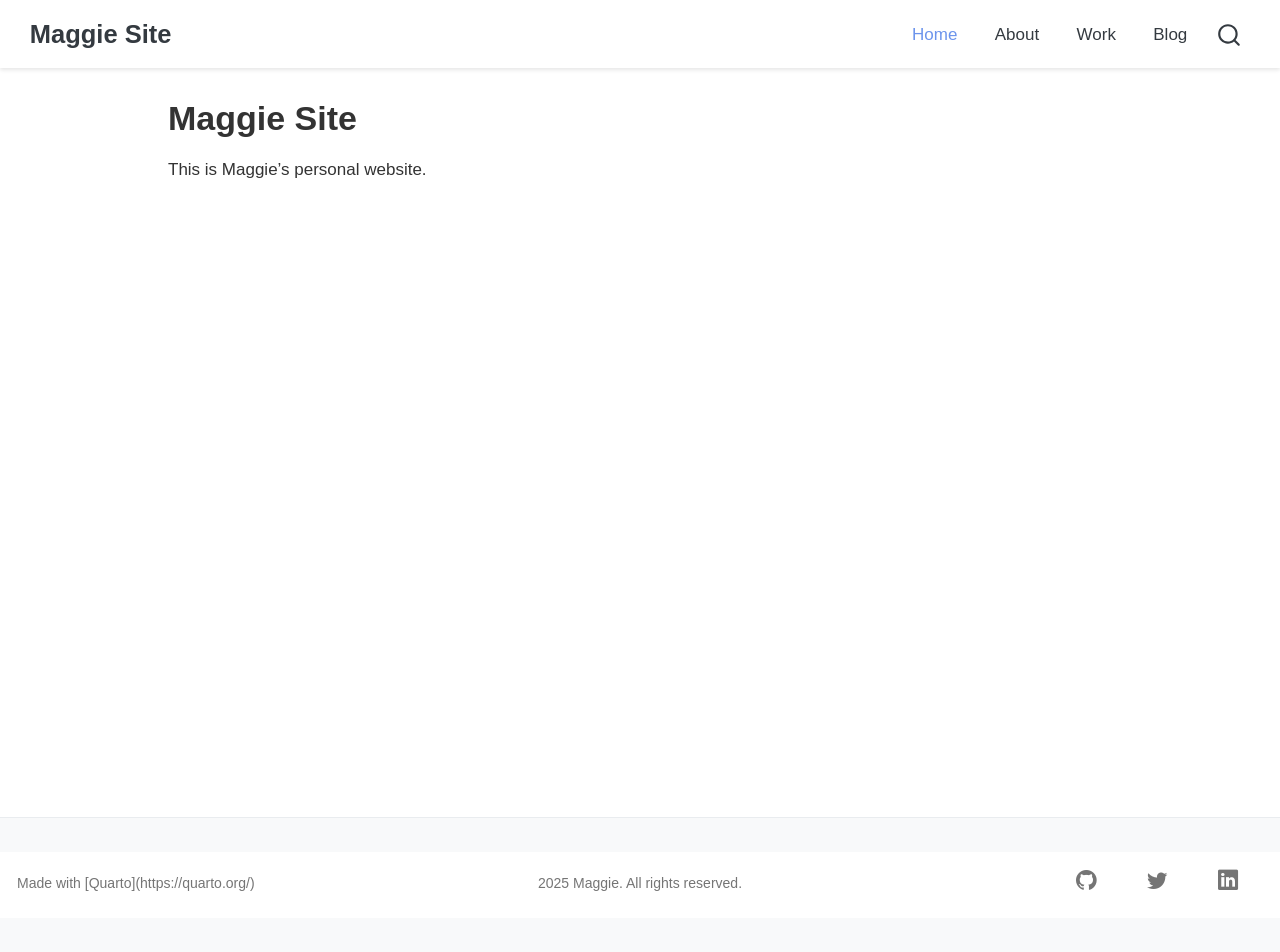
<file: index.html>
<!DOCTYPE html>
<html xmlns="http://www.w3.org/1999/xhtml" lang="en" xml:lang="en"><head>

<meta charset="utf-8">
<meta name="generator" content="quarto-1.6.40">

<meta name="viewport" content="width=device-width, initial-scale=1.0, user-scalable=yes">


<title>Maggie Site</title>
<style>
code{white-space: pre-wrap;}
span.smallcaps{font-variant: small-caps;}
div.columns{display: flex; gap: min(4vw, 1.5em);}
div.column{flex: auto; overflow-x: auto;}
div.hanging-indent{margin-left: 1.5em; text-indent: -1.5em;}
ul.task-list{list-style: none;}
ul.task-list li input[type="checkbox"] {
  width: 0.8em;
  margin: 0 0.8em 0.2em -1em; /* quarto-specific, see https://github.com/quarto-dev/quarto-cli/issues/4556 */ 
  vertical-align: middle;
}
</style>


<script src="site_libs/quarto-nav/quarto-nav.js"></script>
<script src="site_libs/quarto-nav/headroom.min.js"></script>
<script src="site_libs/clipboard/clipboard.min.js"></script>
<script src="site_libs/quarto-search/autocomplete.umd.js"></script>
<script src="site_libs/quarto-search/fuse.min.js"></script>
<script src="site_libs/quarto-search/quarto-search.js"></script>
<meta name="quarto:offset" content="./">
<script src="site_libs/quarto-html/quarto.js"></script>
<script src="site_libs/quarto-html/popper.min.js"></script>
<script src="site_libs/quarto-html/tippy.umd.min.js"></script>
<script src="site_libs/quarto-html/anchor.min.js"></script>
<link href="site_libs/quarto-html/tippy.css" rel="stylesheet">
<link href="site_libs/quarto-html/quarto-syntax-highlighting-549806ee2085284f45b00abea8c6df48.css" rel="stylesheet" id="quarto-text-highlighting-styles">
<script src="site_libs/bootstrap/bootstrap.min.js"></script>
<link href="site_libs/bootstrap/bootstrap-icons.css" rel="stylesheet">
<link href="site_libs/bootstrap/bootstrap-0e4bada37c954f7043159d6659e14a76.min.css" rel="stylesheet" append-hash="true" id="quarto-bootstrap" data-mode="light">
<script id="quarto-search-options" type="application/json">{
  "location": "navbar",
  "copy-button": false,
  "collapse-after": 3,
  "panel-placement": "end",
  "type": "overlay",
  "limit": 50,
  "keyboard-shortcut": [
    "f",
    "/",
    "s"
  ],
  "show-item-context": false,
  "language": {
    "search-no-results-text": "No results",
    "search-matching-documents-text": "matching documents",
    "search-copy-link-title": "Copy link to search",
    "search-hide-matches-text": "Hide additional matches",
    "search-more-match-text": "more match in this document",
    "search-more-matches-text": "more matches in this document",
    "search-clear-button-title": "Clear",
    "search-text-placeholder": "",
    "search-detached-cancel-button-title": "Cancel",
    "search-submit-button-title": "Submit",
    "search-label": "Search"
  }
}</script>


<link rel="stylesheet" href="styles.css">
</head>

<body class="nav-fixed">

<div id="quarto-search-results"></div>
  <header id="quarto-header" class="headroom fixed-top">
    <nav class="navbar navbar-expand-lg " data-bs-theme="dark">
      <div class="navbar-container container-fluid">
      <div class="navbar-brand-container mx-auto">
    <a class="navbar-brand" href="./index.html">
    <span class="navbar-title">Maggie Site</span>
    </a>
  </div>
            <div id="quarto-search" class="" title="Search"></div>
          <button class="navbar-toggler" type="button" data-bs-toggle="collapse" data-bs-target="#navbarCollapse" aria-controls="navbarCollapse" role="menu" aria-expanded="false" aria-label="Toggle navigation" onclick="if (window.quartoToggleHeadroom) { window.quartoToggleHeadroom(); }">
  <span class="navbar-toggler-icon"></span>
</button>
          <div class="collapse navbar-collapse" id="navbarCollapse">
            <ul class="navbar-nav navbar-nav-scroll ms-auto">
  <li class="nav-item">
    <a class="nav-link active" href="./index.html" aria-current="page"> 
<span class="menu-text">Home</span></a>
  </li>  
  <li class="nav-item">
    <a class="nav-link" href="./about.html"> 
<span class="menu-text">About</span></a>
  </li>  
  <li class="nav-item">
    <a class="nav-link" href="./work.html"> 
<span class="menu-text">Work</span></a>
  </li>  
  <li class="nav-item">
    <a class="nav-link" href="./blog.html"> 
<span class="menu-text">Blog</span></a>
  </li>  
</ul>
          </div> <!-- /navcollapse -->
            <div class="quarto-navbar-tools">
</div>
      </div> <!-- /container-fluid -->
    </nav>
</header>
<!-- content -->
<div id="quarto-content" class="quarto-container page-columns page-rows-contents page-layout-article page-navbar">
<!-- sidebar -->
<!-- margin-sidebar -->
    <div id="quarto-margin-sidebar" class="sidebar margin-sidebar zindex-bottom">
        
    </div>
<!-- main -->
<main class="content" id="quarto-document-content">

<header id="title-block-header" class="quarto-title-block default">
<div class="quarto-title">
<h1 class="title">Maggie Site</h1>
</div>



<div class="quarto-title-meta">

    
  
    
  </div>
  


</header>


<p>This is Maggie’s personal website.</p>



</main> <!-- /main -->
<script id="quarto-html-after-body" type="application/javascript">
window.document.addEventListener("DOMContentLoaded", function (event) {
  const toggleBodyColorMode = (bsSheetEl) => {
    const mode = bsSheetEl.getAttribute("data-mode");
    const bodyEl = window.document.querySelector("body");
    if (mode === "dark") {
      bodyEl.classList.add("quarto-dark");
      bodyEl.classList.remove("quarto-light");
    } else {
      bodyEl.classList.add("quarto-light");
      bodyEl.classList.remove("quarto-dark");
    }
  }
  const toggleBodyColorPrimary = () => {
    const bsSheetEl = window.document.querySelector("link#quarto-bootstrap");
    if (bsSheetEl) {
      toggleBodyColorMode(bsSheetEl);
    }
  }
  toggleBodyColorPrimary();  
  const icon = "";
  const anchorJS = new window.AnchorJS();
  anchorJS.options = {
    placement: 'right',
    icon: icon
  };
  anchorJS.add('.anchored');
  const isCodeAnnotation = (el) => {
    for (const clz of el.classList) {
      if (clz.startsWith('code-annotation-')) {                     
        return true;
      }
    }
    return false;
  }
  const onCopySuccess = function(e) {
    // button target
    const button = e.trigger;
    // don't keep focus
    button.blur();
    // flash "checked"
    button.classList.add('code-copy-button-checked');
    var currentTitle = button.getAttribute("title");
    button.setAttribute("title", "Copied!");
    let tooltip;
    if (window.bootstrap) {
      button.setAttribute("data-bs-toggle", "tooltip");
      button.setAttribute("data-bs-placement", "left");
      button.setAttribute("data-bs-title", "Copied!");
      tooltip = new bootstrap.Tooltip(button, 
        { trigger: "manual", 
          customClass: "code-copy-button-tooltip",
          offset: [0, -8]});
      tooltip.show();    
    }
    setTimeout(function() {
      if (tooltip) {
        tooltip.hide();
        button.removeAttribute("data-bs-title");
        button.removeAttribute("data-bs-toggle");
        button.removeAttribute("data-bs-placement");
      }
      button.setAttribute("title", currentTitle);
      button.classList.remove('code-copy-button-checked');
    }, 1000);
    // clear code selection
    e.clearSelection();
  }
  const getTextToCopy = function(trigger) {
      const codeEl = trigger.previousElementSibling.cloneNode(true);
      for (const childEl of codeEl.children) {
        if (isCodeAnnotation(childEl)) {
          childEl.remove();
        }
      }
      return codeEl.innerText;
  }
  const clipboard = new window.ClipboardJS('.code-copy-button:not([data-in-quarto-modal])', {
    text: getTextToCopy
  });
  clipboard.on('success', onCopySuccess);
  if (window.document.getElementById('quarto-embedded-source-code-modal')) {
    const clipboardModal = new window.ClipboardJS('.code-copy-button[data-in-quarto-modal]', {
      text: getTextToCopy,
      container: window.document.getElementById('quarto-embedded-source-code-modal')
    });
    clipboardModal.on('success', onCopySuccess);
  }
    var localhostRegex = new RegExp(/^(?:http|https):\/\/localhost\:?[0-9]*\//);
    var mailtoRegex = new RegExp(/^mailto:/);
      var filterRegex = new RegExp("https:\/\/maggiexxxl\.github\.io\/mysite\/");
    var isInternal = (href) => {
        return filterRegex.test(href) || localhostRegex.test(href) || mailtoRegex.test(href);
    }
    // Inspect non-navigation links and adorn them if external
 	var links = window.document.querySelectorAll('a[href]:not(.nav-link):not(.navbar-brand):not(.toc-action):not(.sidebar-link):not(.sidebar-item-toggle):not(.pagination-link):not(.no-external):not([aria-hidden]):not(.dropdown-item):not(.quarto-navigation-tool):not(.about-link)');
    for (var i=0; i<links.length; i++) {
      const link = links[i];
      if (!isInternal(link.href)) {
        // undo the damage that might have been done by quarto-nav.js in the case of
        // links that we want to consider external
        if (link.dataset.originalHref !== undefined) {
          link.href = link.dataset.originalHref;
        }
      }
    }
  function tippyHover(el, contentFn, onTriggerFn, onUntriggerFn) {
    const config = {
      allowHTML: true,
      maxWidth: 500,
      delay: 100,
      arrow: false,
      appendTo: function(el) {
          return el.parentElement;
      },
      interactive: true,
      interactiveBorder: 10,
      theme: 'quarto',
      placement: 'bottom-start',
    };
    if (contentFn) {
      config.content = contentFn;
    }
    if (onTriggerFn) {
      config.onTrigger = onTriggerFn;
    }
    if (onUntriggerFn) {
      config.onUntrigger = onUntriggerFn;
    }
    window.tippy(el, config); 
  }
  const noterefs = window.document.querySelectorAll('a[role="doc-noteref"]');
  for (var i=0; i<noterefs.length; i++) {
    const ref = noterefs[i];
    tippyHover(ref, function() {
      // use id or data attribute instead here
      let href = ref.getAttribute('data-footnote-href') || ref.getAttribute('href');
      try { href = new URL(href).hash; } catch {}
      const id = href.replace(/^#\/?/, "");
      const note = window.document.getElementById(id);
      if (note) {
        return note.innerHTML;
      } else {
        return "";
      }
    });
  }
  const xrefs = window.document.querySelectorAll('a.quarto-xref');
  const processXRef = (id, note) => {
    // Strip column container classes
    const stripColumnClz = (el) => {
      el.classList.remove("page-full", "page-columns");
      if (el.children) {
        for (const child of el.children) {
          stripColumnClz(child);
        }
      }
    }
    stripColumnClz(note)
    if (id === null || id.startsWith('sec-')) {
      // Special case sections, only their first couple elements
      const container = document.createElement("div");
      if (note.children && note.children.length > 2) {
        container.appendChild(note.children[0].cloneNode(true));
        for (let i = 1; i < note.children.length; i++) {
          const child = note.children[i];
          if (child.tagName === "P" && child.innerText === "") {
            continue;
          } else {
            container.appendChild(child.cloneNode(true));
            break;
          }
        }
        if (window.Quarto?.typesetMath) {
          window.Quarto.typesetMath(container);
        }
        return container.innerHTML
      } else {
        if (window.Quarto?.typesetMath) {
          window.Quarto.typesetMath(note);
        }
        return note.innerHTML;
      }
    } else {
      // Remove any anchor links if they are present
      const anchorLink = note.querySelector('a.anchorjs-link');
      if (anchorLink) {
        anchorLink.remove();
      }
      if (window.Quarto?.typesetMath) {
        window.Quarto.typesetMath(note);
      }
      if (note.classList.contains("callout")) {
        return note.outerHTML;
      } else {
        return note.innerHTML;
      }
    }
  }
  for (var i=0; i<xrefs.length; i++) {
    const xref = xrefs[i];
    tippyHover(xref, undefined, function(instance) {
      instance.disable();
      let url = xref.getAttribute('href');
      let hash = undefined; 
      if (url.startsWith('#')) {
        hash = url;
      } else {
        try { hash = new URL(url).hash; } catch {}
      }
      if (hash) {
        const id = hash.replace(/^#\/?/, "");
        const note = window.document.getElementById(id);
        if (note !== null) {
          try {
            const html = processXRef(id, note.cloneNode(true));
            instance.setContent(html);
          } finally {
            instance.enable();
            instance.show();
          }
        } else {
          // See if we can fetch this
          fetch(url.split('#')[0])
          .then(res => res.text())
          .then(html => {
            const parser = new DOMParser();
            const htmlDoc = parser.parseFromString(html, "text/html");
            const note = htmlDoc.getElementById(id);
            if (note !== null) {
              const html = processXRef(id, note);
              instance.setContent(html);
            } 
          }).finally(() => {
            instance.enable();
            instance.show();
          });
        }
      } else {
        // See if we can fetch a full url (with no hash to target)
        // This is a special case and we should probably do some content thinning / targeting
        fetch(url)
        .then(res => res.text())
        .then(html => {
          const parser = new DOMParser();
          const htmlDoc = parser.parseFromString(html, "text/html");
          const note = htmlDoc.querySelector('main.content');
          if (note !== null) {
            // This should only happen for chapter cross references
            // (since there is no id in the URL)
            // remove the first header
            if (note.children.length > 0 && note.children[0].tagName === "HEADER") {
              note.children[0].remove();
            }
            const html = processXRef(null, note);
            instance.setContent(html);
          } 
        }).finally(() => {
          instance.enable();
          instance.show();
        });
      }
    }, function(instance) {
    });
  }
      let selectedAnnoteEl;
      const selectorForAnnotation = ( cell, annotation) => {
        let cellAttr = 'data-code-cell="' + cell + '"';
        let lineAttr = 'data-code-annotation="' +  annotation + '"';
        const selector = 'span[' + cellAttr + '][' + lineAttr + ']';
        return selector;
      }
      const selectCodeLines = (annoteEl) => {
        const doc = window.document;
        const targetCell = annoteEl.getAttribute("data-target-cell");
        const targetAnnotation = annoteEl.getAttribute("data-target-annotation");
        const annoteSpan = window.document.querySelector(selectorForAnnotation(targetCell, targetAnnotation));
        const lines = annoteSpan.getAttribute("data-code-lines").split(",");
        const lineIds = lines.map((line) => {
          return targetCell + "-" + line;
        })
        let top = null;
        let height = null;
        let parent = null;
        if (lineIds.length > 0) {
            //compute the position of the single el (top and bottom and make a div)
            const el = window.document.getElementById(lineIds[0]);
            top = el.offsetTop;
            height = el.offsetHeight;
            parent = el.parentElement.parentElement;
          if (lineIds.length > 1) {
            const lastEl = window.document.getElementById(lineIds[lineIds.length - 1]);
            const bottom = lastEl.offsetTop + lastEl.offsetHeight;
            height = bottom - top;
          }
          if (top !== null && height !== null && parent !== null) {
            // cook up a div (if necessary) and position it 
            let div = window.document.getElementById("code-annotation-line-highlight");
            if (div === null) {
              div = window.document.createElement("div");
              div.setAttribute("id", "code-annotation-line-highlight");
              div.style.position = 'absolute';
              parent.appendChild(div);
            }
            div.style.top = top - 2 + "px";
            div.style.height = height + 4 + "px";
            div.style.left = 0;
            let gutterDiv = window.document.getElementById("code-annotation-line-highlight-gutter");
            if (gutterDiv === null) {
              gutterDiv = window.document.createElement("div");
              gutterDiv.setAttribute("id", "code-annotation-line-highlight-gutter");
              gutterDiv.style.position = 'absolute';
              const codeCell = window.document.getElementById(targetCell);
              const gutter = codeCell.querySelector('.code-annotation-gutter');
              gutter.appendChild(gutterDiv);
            }
            gutterDiv.style.top = top - 2 + "px";
            gutterDiv.style.height = height + 4 + "px";
          }
          selectedAnnoteEl = annoteEl;
        }
      };
      const unselectCodeLines = () => {
        const elementsIds = ["code-annotation-line-highlight", "code-annotation-line-highlight-gutter"];
        elementsIds.forEach((elId) => {
          const div = window.document.getElementById(elId);
          if (div) {
            div.remove();
          }
        });
        selectedAnnoteEl = undefined;
      };
        // Handle positioning of the toggle
    window.addEventListener(
      "resize",
      throttle(() => {
        elRect = undefined;
        if (selectedAnnoteEl) {
          selectCodeLines(selectedAnnoteEl);
        }
      }, 10)
    );
    function throttle(fn, ms) {
    let throttle = false;
    let timer;
      return (...args) => {
        if(!throttle) { // first call gets through
            fn.apply(this, args);
            throttle = true;
        } else { // all the others get throttled
            if(timer) clearTimeout(timer); // cancel #2
            timer = setTimeout(() => {
              fn.apply(this, args);
              timer = throttle = false;
            }, ms);
        }
      };
    }
      // Attach click handler to the DT
      const annoteDls = window.document.querySelectorAll('dt[data-target-cell]');
      for (const annoteDlNode of annoteDls) {
        annoteDlNode.addEventListener('click', (event) => {
          const clickedEl = event.target;
          if (clickedEl !== selectedAnnoteEl) {
            unselectCodeLines();
            const activeEl = window.document.querySelector('dt[data-target-cell].code-annotation-active');
            if (activeEl) {
              activeEl.classList.remove('code-annotation-active');
            }
            selectCodeLines(clickedEl);
            clickedEl.classList.add('code-annotation-active');
          } else {
            // Unselect the line
            unselectCodeLines();
            clickedEl.classList.remove('code-annotation-active');
          }
        });
      }
  const findCites = (el) => {
    const parentEl = el.parentElement;
    if (parentEl) {
      const cites = parentEl.dataset.cites;
      if (cites) {
        return {
          el,
          cites: cites.split(' ')
        };
      } else {
        return findCites(el.parentElement)
      }
    } else {
      return undefined;
    }
  };
  var bibliorefs = window.document.querySelectorAll('a[role="doc-biblioref"]');
  for (var i=0; i<bibliorefs.length; i++) {
    const ref = bibliorefs[i];
    const citeInfo = findCites(ref);
    if (citeInfo) {
      tippyHover(citeInfo.el, function() {
        var popup = window.document.createElement('div');
        citeInfo.cites.forEach(function(cite) {
          var citeDiv = window.document.createElement('div');
          citeDiv.classList.add('hanging-indent');
          citeDiv.classList.add('csl-entry');
          var biblioDiv = window.document.getElementById('ref-' + cite);
          if (biblioDiv) {
            citeDiv.innerHTML = biblioDiv.innerHTML;
          }
          popup.appendChild(citeDiv);
        });
        return popup.innerHTML;
      });
    }
  }
});
</script>
</div> <!-- /content -->
<footer class="footer">
  <div class="nav-footer">
    <div class="nav-footer-left">
      <ul class="footer-items list-unstyled">
    <li class="nav-item">
 Made with [Quarto](https://quarto.org/)
  </li>  
</ul>
    </div>   
    <div class="nav-footer-center">
      <ul class="footer-items list-unstyled">
    <li class="nav-item">
  2025 Maggie. All rights reserved.
  </li>  
</ul>
    </div>
    <div class="nav-footer-right">
      <ul class="footer-items list-unstyled">
    <li class="nav-item compact">
    <a class="nav-link" href="https://github.com/">
      <i class="bi bi-github" role="img">
</i> 
    </a>
  </li>  
    <li class="nav-item compact">
    <a class="nav-link" href="https://twitter.com/">
      <i class="bi bi-twitter" role="img">
</i> 
    </a>
  </li>  
    <li class="nav-item compact">
    <a class="nav-link" href="https://linkedin.com/">
      <i class="bi bi-linkedin" role="img">
</i> 
    </a>
  </li>  
</ul>
    </div>
  </div>
</footer>




</body></html>
</file>
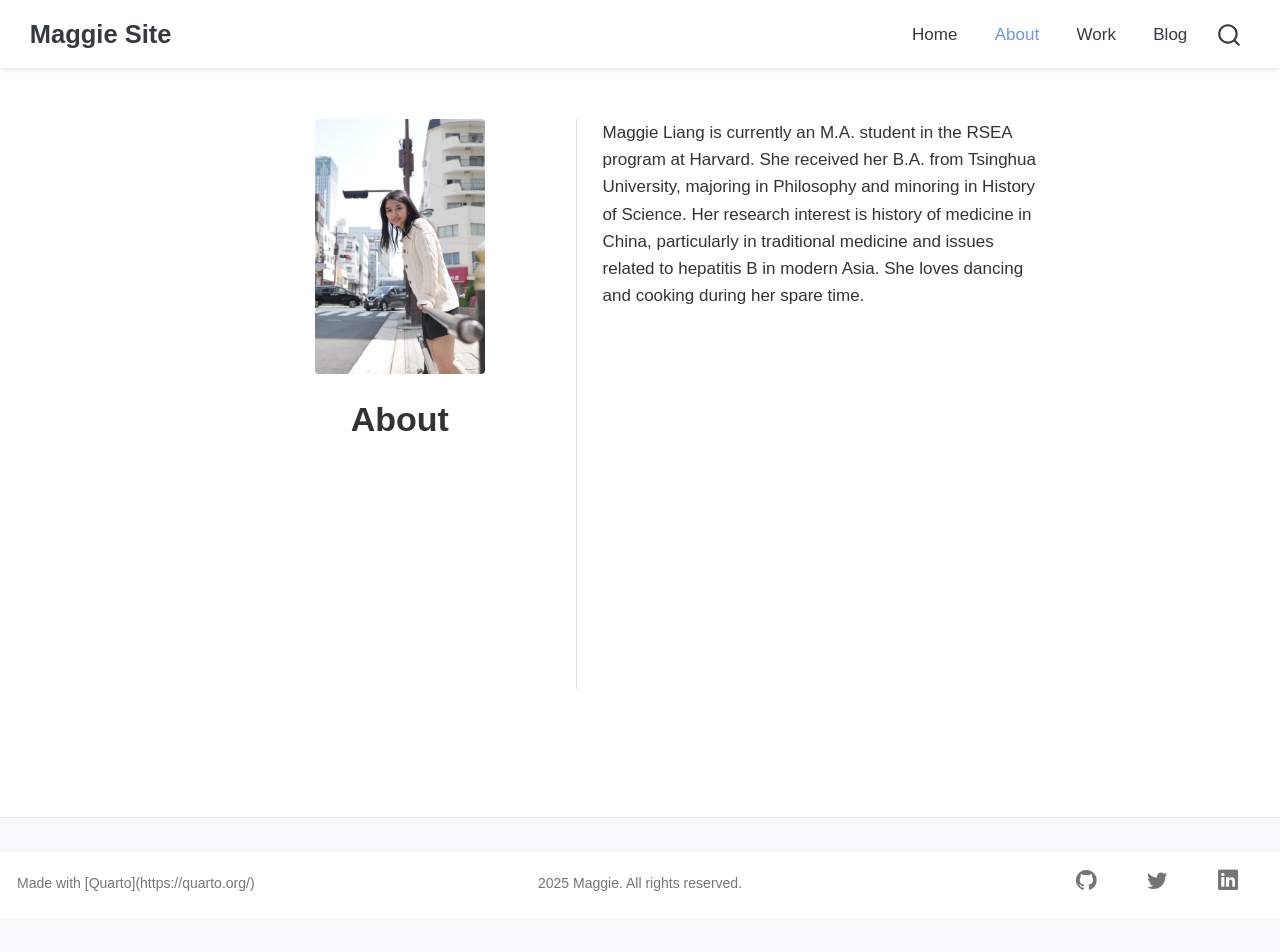
<file: about.html>
<!DOCTYPE html>
<html xmlns="http://www.w3.org/1999/xhtml" lang="en" xml:lang="en"><head>

<meta charset="utf-8">
<meta name="generator" content="quarto-1.6.40">

<meta name="viewport" content="width=device-width, initial-scale=1.0, user-scalable=yes">


<title>About – Maggie Site</title>
<style>
code{white-space: pre-wrap;}
span.smallcaps{font-variant: small-caps;}
div.columns{display: flex; gap: min(4vw, 1.5em);}
div.column{flex: auto; overflow-x: auto;}
div.hanging-indent{margin-left: 1.5em; text-indent: -1.5em;}
ul.task-list{list-style: none;}
ul.task-list li input[type="checkbox"] {
  width: 0.8em;
  margin: 0 0.8em 0.2em -1em; /* quarto-specific, see https://github.com/quarto-dev/quarto-cli/issues/4556 */ 
  vertical-align: middle;
}
</style>


<script src="site_libs/quarto-nav/quarto-nav.js"></script>
<script src="site_libs/quarto-nav/headroom.min.js"></script>
<script src="site_libs/clipboard/clipboard.min.js"></script>
<script src="site_libs/quarto-search/autocomplete.umd.js"></script>
<script src="site_libs/quarto-search/fuse.min.js"></script>
<script src="site_libs/quarto-search/quarto-search.js"></script>
<meta name="quarto:offset" content="./">
<script src="site_libs/quarto-html/quarto.js"></script>
<script src="site_libs/quarto-html/popper.min.js"></script>
<script src="site_libs/quarto-html/tippy.umd.min.js"></script>
<link href="site_libs/quarto-html/tippy.css" rel="stylesheet">
<link href="site_libs/quarto-html/quarto-syntax-highlighting-549806ee2085284f45b00abea8c6df48.css" rel="stylesheet" id="quarto-text-highlighting-styles">
<script src="site_libs/bootstrap/bootstrap.min.js"></script>
<link href="site_libs/bootstrap/bootstrap-icons.css" rel="stylesheet">
<link href="site_libs/bootstrap/bootstrap-0e4bada37c954f7043159d6659e14a76.min.css" rel="stylesheet" append-hash="true" id="quarto-bootstrap" data-mode="light">
<script id="quarto-search-options" type="application/json">{
  "location": "navbar",
  "copy-button": false,
  "collapse-after": 3,
  "panel-placement": "end",
  "type": "overlay",
  "limit": 50,
  "keyboard-shortcut": [
    "f",
    "/",
    "s"
  ],
  "show-item-context": false,
  "language": {
    "search-no-results-text": "No results",
    "search-matching-documents-text": "matching documents",
    "search-copy-link-title": "Copy link to search",
    "search-hide-matches-text": "Hide additional matches",
    "search-more-match-text": "more match in this document",
    "search-more-matches-text": "more matches in this document",
    "search-clear-button-title": "Clear",
    "search-text-placeholder": "",
    "search-detached-cancel-button-title": "Cancel",
    "search-submit-button-title": "Submit",
    "search-label": "Search"
  }
}</script>


<link rel="stylesheet" href="styles.css">
</head>

<body class="nav-fixed fullcontent">

<div id="quarto-search-results"></div>
  <header id="quarto-header" class="headroom fixed-top">
    <nav class="navbar navbar-expand-lg " data-bs-theme="dark">
      <div class="navbar-container container-fluid">
      <div class="navbar-brand-container mx-auto">
    <a class="navbar-brand" href="./index.html">
    <span class="navbar-title">Maggie Site</span>
    </a>
  </div>
            <div id="quarto-search" class="" title="Search"></div>
          <button class="navbar-toggler" type="button" data-bs-toggle="collapse" data-bs-target="#navbarCollapse" aria-controls="navbarCollapse" role="menu" aria-expanded="false" aria-label="Toggle navigation" onclick="if (window.quartoToggleHeadroom) { window.quartoToggleHeadroom(); }">
  <span class="navbar-toggler-icon"></span>
</button>
          <div class="collapse navbar-collapse" id="navbarCollapse">
            <ul class="navbar-nav navbar-nav-scroll ms-auto">
  <li class="nav-item">
    <a class="nav-link" href="./index.html"> 
<span class="menu-text">Home</span></a>
  </li>  
  <li class="nav-item">
    <a class="nav-link active" href="./about.html" aria-current="page"> 
<span class="menu-text">About</span></a>
  </li>  
  <li class="nav-item">
    <a class="nav-link" href="./work.html"> 
<span class="menu-text">Work</span></a>
  </li>  
  <li class="nav-item">
    <a class="nav-link" href="./blog.html"> 
<span class="menu-text">Blog</span></a>
  </li>  
</ul>
          </div> <!-- /navcollapse -->
            <div class="quarto-navbar-tools">
</div>
      </div> <!-- /container-fluid -->
    </nav>
</header>
<!-- content -->
<div id="quarto-content" class="quarto-container page-columns page-rows-contents page-layout-article page-navbar">
<!-- sidebar -->
<!-- margin-sidebar -->
    
<!-- main -->
<div class="quarto-about-trestles">
  <div class="about-entity">
    <img src="images/myphoto.jpg" class="about-image
  rectangle " style="width: 10em;">
<header id="title-block-header" class="quarto-title-block default">
<div class="quarto-title">
<h1 class="title">About</h1>
</div>
<div class="quarto-title-meta">
  </div>
</header>
  </div>
  <div class="about-contents"><main class="content" id="quarto-document-content">
<p>Maggie Liang is currently an M.A.&nbsp;student in the RSEA program at Harvard. She received her B.A. from Tsinghua University, majoring in Philosophy and minoring in History of Science. Her research interest is history of medicine in China, particularly in traditional medicine and issues related to hepatitis B in modern Asia. She loves dancing and cooking during her spare time.</p>


</main></div>
</div>
 <!-- /main -->
<script id="quarto-html-after-body" type="application/javascript">
window.document.addEventListener("DOMContentLoaded", function (event) {
  const toggleBodyColorMode = (bsSheetEl) => {
    const mode = bsSheetEl.getAttribute("data-mode");
    const bodyEl = window.document.querySelector("body");
    if (mode === "dark") {
      bodyEl.classList.add("quarto-dark");
      bodyEl.classList.remove("quarto-light");
    } else {
      bodyEl.classList.add("quarto-light");
      bodyEl.classList.remove("quarto-dark");
    }
  }
  const toggleBodyColorPrimary = () => {
    const bsSheetEl = window.document.querySelector("link#quarto-bootstrap");
    if (bsSheetEl) {
      toggleBodyColorMode(bsSheetEl);
    }
  }
  toggleBodyColorPrimary();  
  const isCodeAnnotation = (el) => {
    for (const clz of el.classList) {
      if (clz.startsWith('code-annotation-')) {                     
        return true;
      }
    }
    return false;
  }
  const onCopySuccess = function(e) {
    // button target
    const button = e.trigger;
    // don't keep focus
    button.blur();
    // flash "checked"
    button.classList.add('code-copy-button-checked');
    var currentTitle = button.getAttribute("title");
    button.setAttribute("title", "Copied!");
    let tooltip;
    if (window.bootstrap) {
      button.setAttribute("data-bs-toggle", "tooltip");
      button.setAttribute("data-bs-placement", "left");
      button.setAttribute("data-bs-title", "Copied!");
      tooltip = new bootstrap.Tooltip(button, 
        { trigger: "manual", 
          customClass: "code-copy-button-tooltip",
          offset: [0, -8]});
      tooltip.show();    
    }
    setTimeout(function() {
      if (tooltip) {
        tooltip.hide();
        button.removeAttribute("data-bs-title");
        button.removeAttribute("data-bs-toggle");
        button.removeAttribute("data-bs-placement");
      }
      button.setAttribute("title", currentTitle);
      button.classList.remove('code-copy-button-checked');
    }, 1000);
    // clear code selection
    e.clearSelection();
  }
  const getTextToCopy = function(trigger) {
      const codeEl = trigger.previousElementSibling.cloneNode(true);
      for (const childEl of codeEl.children) {
        if (isCodeAnnotation(childEl)) {
          childEl.remove();
        }
      }
      return codeEl.innerText;
  }
  const clipboard = new window.ClipboardJS('.code-copy-button:not([data-in-quarto-modal])', {
    text: getTextToCopy
  });
  clipboard.on('success', onCopySuccess);
  if (window.document.getElementById('quarto-embedded-source-code-modal')) {
    const clipboardModal = new window.ClipboardJS('.code-copy-button[data-in-quarto-modal]', {
      text: getTextToCopy,
      container: window.document.getElementById('quarto-embedded-source-code-modal')
    });
    clipboardModal.on('success', onCopySuccess);
  }
    var localhostRegex = new RegExp(/^(?:http|https):\/\/localhost\:?[0-9]*\//);
    var mailtoRegex = new RegExp(/^mailto:/);
      var filterRegex = new RegExp("https:\/\/maggiexxxl\.github\.io\/mysite\/");
    var isInternal = (href) => {
        return filterRegex.test(href) || localhostRegex.test(href) || mailtoRegex.test(href);
    }
    // Inspect non-navigation links and adorn them if external
 	var links = window.document.querySelectorAll('a[href]:not(.nav-link):not(.navbar-brand):not(.toc-action):not(.sidebar-link):not(.sidebar-item-toggle):not(.pagination-link):not(.no-external):not([aria-hidden]):not(.dropdown-item):not(.quarto-navigation-tool):not(.about-link)');
    for (var i=0; i<links.length; i++) {
      const link = links[i];
      if (!isInternal(link.href)) {
        // undo the damage that might have been done by quarto-nav.js in the case of
        // links that we want to consider external
        if (link.dataset.originalHref !== undefined) {
          link.href = link.dataset.originalHref;
        }
      }
    }
  function tippyHover(el, contentFn, onTriggerFn, onUntriggerFn) {
    const config = {
      allowHTML: true,
      maxWidth: 500,
      delay: 100,
      arrow: false,
      appendTo: function(el) {
          return el.parentElement;
      },
      interactive: true,
      interactiveBorder: 10,
      theme: 'quarto',
      placement: 'bottom-start',
    };
    if (contentFn) {
      config.content = contentFn;
    }
    if (onTriggerFn) {
      config.onTrigger = onTriggerFn;
    }
    if (onUntriggerFn) {
      config.onUntrigger = onUntriggerFn;
    }
    window.tippy(el, config); 
  }
  const noterefs = window.document.querySelectorAll('a[role="doc-noteref"]');
  for (var i=0; i<noterefs.length; i++) {
    const ref = noterefs[i];
    tippyHover(ref, function() {
      // use id or data attribute instead here
      let href = ref.getAttribute('data-footnote-href') || ref.getAttribute('href');
      try { href = new URL(href).hash; } catch {}
      const id = href.replace(/^#\/?/, "");
      const note = window.document.getElementById(id);
      if (note) {
        return note.innerHTML;
      } else {
        return "";
      }
    });
  }
  const xrefs = window.document.querySelectorAll('a.quarto-xref');
  const processXRef = (id, note) => {
    // Strip column container classes
    const stripColumnClz = (el) => {
      el.classList.remove("page-full", "page-columns");
      if (el.children) {
        for (const child of el.children) {
          stripColumnClz(child);
        }
      }
    }
    stripColumnClz(note)
    if (id === null || id.startsWith('sec-')) {
      // Special case sections, only their first couple elements
      const container = document.createElement("div");
      if (note.children && note.children.length > 2) {
        container.appendChild(note.children[0].cloneNode(true));
        for (let i = 1; i < note.children.length; i++) {
          const child = note.children[i];
          if (child.tagName === "P" && child.innerText === "") {
            continue;
          } else {
            container.appendChild(child.cloneNode(true));
            break;
          }
        }
        if (window.Quarto?.typesetMath) {
          window.Quarto.typesetMath(container);
        }
        return container.innerHTML
      } else {
        if (window.Quarto?.typesetMath) {
          window.Quarto.typesetMath(note);
        }
        return note.innerHTML;
      }
    } else {
      // Remove any anchor links if they are present
      const anchorLink = note.querySelector('a.anchorjs-link');
      if (anchorLink) {
        anchorLink.remove();
      }
      if (window.Quarto?.typesetMath) {
        window.Quarto.typesetMath(note);
      }
      if (note.classList.contains("callout")) {
        return note.outerHTML;
      } else {
        return note.innerHTML;
      }
    }
  }
  for (var i=0; i<xrefs.length; i++) {
    const xref = xrefs[i];
    tippyHover(xref, undefined, function(instance) {
      instance.disable();
      let url = xref.getAttribute('href');
      let hash = undefined; 
      if (url.startsWith('#')) {
        hash = url;
      } else {
        try { hash = new URL(url).hash; } catch {}
      }
      if (hash) {
        const id = hash.replace(/^#\/?/, "");
        const note = window.document.getElementById(id);
        if (note !== null) {
          try {
            const html = processXRef(id, note.cloneNode(true));
            instance.setContent(html);
          } finally {
            instance.enable();
            instance.show();
          }
        } else {
          // See if we can fetch this
          fetch(url.split('#')[0])
          .then(res => res.text())
          .then(html => {
            const parser = new DOMParser();
            const htmlDoc = parser.parseFromString(html, "text/html");
            const note = htmlDoc.getElementById(id);
            if (note !== null) {
              const html = processXRef(id, note);
              instance.setContent(html);
            } 
          }).finally(() => {
            instance.enable();
            instance.show();
          });
        }
      } else {
        // See if we can fetch a full url (with no hash to target)
        // This is a special case and we should probably do some content thinning / targeting
        fetch(url)
        .then(res => res.text())
        .then(html => {
          const parser = new DOMParser();
          const htmlDoc = parser.parseFromString(html, "text/html");
          const note = htmlDoc.querySelector('main.content');
          if (note !== null) {
            // This should only happen for chapter cross references
            // (since there is no id in the URL)
            // remove the first header
            if (note.children.length > 0 && note.children[0].tagName === "HEADER") {
              note.children[0].remove();
            }
            const html = processXRef(null, note);
            instance.setContent(html);
          } 
        }).finally(() => {
          instance.enable();
          instance.show();
        });
      }
    }, function(instance) {
    });
  }
      let selectedAnnoteEl;
      const selectorForAnnotation = ( cell, annotation) => {
        let cellAttr = 'data-code-cell="' + cell + '"';
        let lineAttr = 'data-code-annotation="' +  annotation + '"';
        const selector = 'span[' + cellAttr + '][' + lineAttr + ']';
        return selector;
      }
      const selectCodeLines = (annoteEl) => {
        const doc = window.document;
        const targetCell = annoteEl.getAttribute("data-target-cell");
        const targetAnnotation = annoteEl.getAttribute("data-target-annotation");
        const annoteSpan = window.document.querySelector(selectorForAnnotation(targetCell, targetAnnotation));
        const lines = annoteSpan.getAttribute("data-code-lines").split(",");
        const lineIds = lines.map((line) => {
          return targetCell + "-" + line;
        })
        let top = null;
        let height = null;
        let parent = null;
        if (lineIds.length > 0) {
            //compute the position of the single el (top and bottom and make a div)
            const el = window.document.getElementById(lineIds[0]);
            top = el.offsetTop;
            height = el.offsetHeight;
            parent = el.parentElement.parentElement;
          if (lineIds.length > 1) {
            const lastEl = window.document.getElementById(lineIds[lineIds.length - 1]);
            const bottom = lastEl.offsetTop + lastEl.offsetHeight;
            height = bottom - top;
          }
          if (top !== null && height !== null && parent !== null) {
            // cook up a div (if necessary) and position it 
            let div = window.document.getElementById("code-annotation-line-highlight");
            if (div === null) {
              div = window.document.createElement("div");
              div.setAttribute("id", "code-annotation-line-highlight");
              div.style.position = 'absolute';
              parent.appendChild(div);
            }
            div.style.top = top - 2 + "px";
            div.style.height = height + 4 + "px";
            div.style.left = 0;
            let gutterDiv = window.document.getElementById("code-annotation-line-highlight-gutter");
            if (gutterDiv === null) {
              gutterDiv = window.document.createElement("div");
              gutterDiv.setAttribute("id", "code-annotation-line-highlight-gutter");
              gutterDiv.style.position = 'absolute';
              const codeCell = window.document.getElementById(targetCell);
              const gutter = codeCell.querySelector('.code-annotation-gutter');
              gutter.appendChild(gutterDiv);
            }
            gutterDiv.style.top = top - 2 + "px";
            gutterDiv.style.height = height + 4 + "px";
          }
          selectedAnnoteEl = annoteEl;
        }
      };
      const unselectCodeLines = () => {
        const elementsIds = ["code-annotation-line-highlight", "code-annotation-line-highlight-gutter"];
        elementsIds.forEach((elId) => {
          const div = window.document.getElementById(elId);
          if (div) {
            div.remove();
          }
        });
        selectedAnnoteEl = undefined;
      };
        // Handle positioning of the toggle
    window.addEventListener(
      "resize",
      throttle(() => {
        elRect = undefined;
        if (selectedAnnoteEl) {
          selectCodeLines(selectedAnnoteEl);
        }
      }, 10)
    );
    function throttle(fn, ms) {
    let throttle = false;
    let timer;
      return (...args) => {
        if(!throttle) { // first call gets through
            fn.apply(this, args);
            throttle = true;
        } else { // all the others get throttled
            if(timer) clearTimeout(timer); // cancel #2
            timer = setTimeout(() => {
              fn.apply(this, args);
              timer = throttle = false;
            }, ms);
        }
      };
    }
      // Attach click handler to the DT
      const annoteDls = window.document.querySelectorAll('dt[data-target-cell]');
      for (const annoteDlNode of annoteDls) {
        annoteDlNode.addEventListener('click', (event) => {
          const clickedEl = event.target;
          if (clickedEl !== selectedAnnoteEl) {
            unselectCodeLines();
            const activeEl = window.document.querySelector('dt[data-target-cell].code-annotation-active');
            if (activeEl) {
              activeEl.classList.remove('code-annotation-active');
            }
            selectCodeLines(clickedEl);
            clickedEl.classList.add('code-annotation-active');
          } else {
            // Unselect the line
            unselectCodeLines();
            clickedEl.classList.remove('code-annotation-active');
          }
        });
      }
  const findCites = (el) => {
    const parentEl = el.parentElement;
    if (parentEl) {
      const cites = parentEl.dataset.cites;
      if (cites) {
        return {
          el,
          cites: cites.split(' ')
        };
      } else {
        return findCites(el.parentElement)
      }
    } else {
      return undefined;
    }
  };
  var bibliorefs = window.document.querySelectorAll('a[role="doc-biblioref"]');
  for (var i=0; i<bibliorefs.length; i++) {
    const ref = bibliorefs[i];
    const citeInfo = findCites(ref);
    if (citeInfo) {
      tippyHover(citeInfo.el, function() {
        var popup = window.document.createElement('div');
        citeInfo.cites.forEach(function(cite) {
          var citeDiv = window.document.createElement('div');
          citeDiv.classList.add('hanging-indent');
          citeDiv.classList.add('csl-entry');
          var biblioDiv = window.document.getElementById('ref-' + cite);
          if (biblioDiv) {
            citeDiv.innerHTML = biblioDiv.innerHTML;
          }
          popup.appendChild(citeDiv);
        });
        return popup.innerHTML;
      });
    }
  }
});
</script>
</div> <!-- /content -->
<footer class="footer">
  <div class="nav-footer">
    <div class="nav-footer-left">
      <ul class="footer-items list-unstyled">
    <li class="nav-item">
 Made with [Quarto](https://quarto.org/)
  </li>  
</ul>
    </div>   
    <div class="nav-footer-center">
      <ul class="footer-items list-unstyled">
    <li class="nav-item">
  2025 Maggie. All rights reserved.
  </li>  
</ul>
    </div>
    <div class="nav-footer-right">
      <ul class="footer-items list-unstyled">
    <li class="nav-item compact">
    <a class="nav-link" href="https://github.com/">
      <i class="bi bi-github" role="img">
</i> 
    </a>
  </li>  
    <li class="nav-item compact">
    <a class="nav-link" href="https://twitter.com/">
      <i class="bi bi-twitter" role="img">
</i> 
    </a>
  </li>  
    <li class="nav-item compact">
    <a class="nav-link" href="https://linkedin.com/">
      <i class="bi bi-linkedin" role="img">
</i> 
    </a>
  </li>  
</ul>
    </div>
  </div>
</footer>




</body></html>
</file>
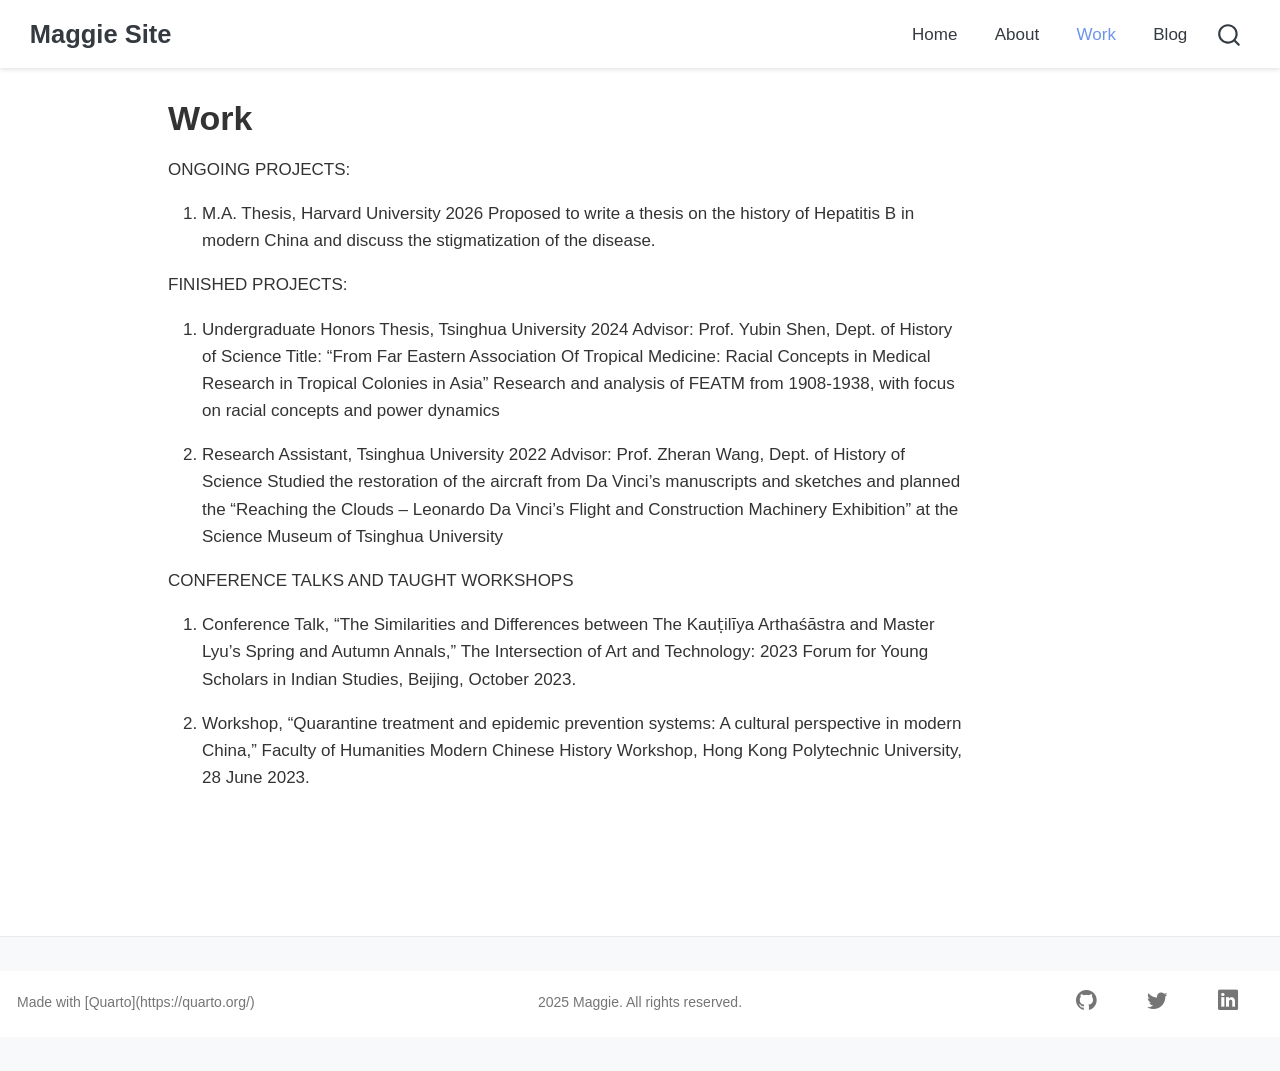
<file: work.html>
<!DOCTYPE html>
<html xmlns="http://www.w3.org/1999/xhtml" lang="en" xml:lang="en"><head>

<meta charset="utf-8">
<meta name="generator" content="quarto-1.6.40">

<meta name="viewport" content="width=device-width, initial-scale=1.0, user-scalable=yes">


<title>Work – Maggie Site</title>
<style>
code{white-space: pre-wrap;}
span.smallcaps{font-variant: small-caps;}
div.columns{display: flex; gap: min(4vw, 1.5em);}
div.column{flex: auto; overflow-x: auto;}
div.hanging-indent{margin-left: 1.5em; text-indent: -1.5em;}
ul.task-list{list-style: none;}
ul.task-list li input[type="checkbox"] {
  width: 0.8em;
  margin: 0 0.8em 0.2em -1em; /* quarto-specific, see https://github.com/quarto-dev/quarto-cli/issues/4556 */ 
  vertical-align: middle;
}
</style>


<script src="site_libs/quarto-nav/quarto-nav.js"></script>
<script src="site_libs/quarto-nav/headroom.min.js"></script>
<script src="site_libs/clipboard/clipboard.min.js"></script>
<script src="site_libs/quarto-search/autocomplete.umd.js"></script>
<script src="site_libs/quarto-search/fuse.min.js"></script>
<script src="site_libs/quarto-search/quarto-search.js"></script>
<meta name="quarto:offset" content="./">
<script src="site_libs/quarto-html/quarto.js"></script>
<script src="site_libs/quarto-html/popper.min.js"></script>
<script src="site_libs/quarto-html/tippy.umd.min.js"></script>
<script src="site_libs/quarto-html/anchor.min.js"></script>
<link href="site_libs/quarto-html/tippy.css" rel="stylesheet">
<link href="site_libs/quarto-html/quarto-syntax-highlighting-549806ee2085284f45b00abea8c6df48.css" rel="stylesheet" id="quarto-text-highlighting-styles">
<script src="site_libs/bootstrap/bootstrap.min.js"></script>
<link href="site_libs/bootstrap/bootstrap-icons.css" rel="stylesheet">
<link href="site_libs/bootstrap/bootstrap-0e4bada37c954f7043159d6659e14a76.min.css" rel="stylesheet" append-hash="true" id="quarto-bootstrap" data-mode="light">
<script id="quarto-search-options" type="application/json">{
  "location": "navbar",
  "copy-button": false,
  "collapse-after": 3,
  "panel-placement": "end",
  "type": "overlay",
  "limit": 50,
  "keyboard-shortcut": [
    "f",
    "/",
    "s"
  ],
  "show-item-context": false,
  "language": {
    "search-no-results-text": "No results",
    "search-matching-documents-text": "matching documents",
    "search-copy-link-title": "Copy link to search",
    "search-hide-matches-text": "Hide additional matches",
    "search-more-match-text": "more match in this document",
    "search-more-matches-text": "more matches in this document",
    "search-clear-button-title": "Clear",
    "search-text-placeholder": "",
    "search-detached-cancel-button-title": "Cancel",
    "search-submit-button-title": "Submit",
    "search-label": "Search"
  }
}</script>


<link rel="stylesheet" href="styles.css">
</head>

<body class="nav-fixed">

<div id="quarto-search-results"></div>
  <header id="quarto-header" class="headroom fixed-top">
    <nav class="navbar navbar-expand-lg " data-bs-theme="dark">
      <div class="navbar-container container-fluid">
      <div class="navbar-brand-container mx-auto">
    <a class="navbar-brand" href="./index.html">
    <span class="navbar-title">Maggie Site</span>
    </a>
  </div>
            <div id="quarto-search" class="" title="Search"></div>
          <button class="navbar-toggler" type="button" data-bs-toggle="collapse" data-bs-target="#navbarCollapse" aria-controls="navbarCollapse" role="menu" aria-expanded="false" aria-label="Toggle navigation" onclick="if (window.quartoToggleHeadroom) { window.quartoToggleHeadroom(); }">
  <span class="navbar-toggler-icon"></span>
</button>
          <div class="collapse navbar-collapse" id="navbarCollapse">
            <ul class="navbar-nav navbar-nav-scroll ms-auto">
  <li class="nav-item">
    <a class="nav-link" href="./index.html"> 
<span class="menu-text">Home</span></a>
  </li>  
  <li class="nav-item">
    <a class="nav-link" href="./about.html"> 
<span class="menu-text">About</span></a>
  </li>  
  <li class="nav-item">
    <a class="nav-link active" href="./work.html" aria-current="page"> 
<span class="menu-text">Work</span></a>
  </li>  
  <li class="nav-item">
    <a class="nav-link" href="./blog.html"> 
<span class="menu-text">Blog</span></a>
  </li>  
</ul>
          </div> <!-- /navcollapse -->
            <div class="quarto-navbar-tools">
</div>
      </div> <!-- /container-fluid -->
    </nav>
</header>
<!-- content -->
<div id="quarto-content" class="quarto-container page-columns page-rows-contents page-layout-article page-navbar">
<!-- sidebar -->
<!-- margin-sidebar -->
    <div id="quarto-margin-sidebar" class="sidebar margin-sidebar zindex-bottom">
        
    </div>
<!-- main -->
<main class="content" id="quarto-document-content">

<header id="title-block-header" class="quarto-title-block default">
<div class="quarto-title">
<h1 class="title">Work</h1>
</div>



<div class="quarto-title-meta">

    
  
    
  </div>
  


</header>


<p>ONGOING PROJECTS:</p>
<ol type="1">
<li>M.A.&nbsp;Thesis, Harvard University 2026 Proposed to write a thesis on the history of Hepatitis B in modern China and discuss the stigmatization of the disease.</li>
</ol>
<p>FINISHED PROJECTS:</p>
<ol type="1">
<li><p>Undergraduate Honors Thesis, Tsinghua University 2024 Advisor: Prof.&nbsp;Yubin Shen, Dept. of History of Science Title: “From Far Eastern Association Of Tropical Medicine: Racial Concepts in Medical Research in Tropical Colonies in Asia” Research and analysis of FEATM from 1908-1938, with focus on racial concepts and power dynamics</p></li>
<li><p>Research Assistant, Tsinghua University 2022 Advisor: Prof.&nbsp;Zheran Wang, Dept. of History of Science Studied the restoration of the aircraft from Da Vinci’s manuscripts and sketches and planned the “Reaching the Clouds – Leonardo Da Vinci’s Flight and Construction Machinery Exhibition” at the Science Museum of Tsinghua University</p></li>
</ol>
<p>CONFERENCE TALKS AND TAUGHT WORKSHOPS</p>
<ol type="1">
<li><p>Conference Talk, “The Similarities and Differences between The Kauṭilīya Arthaśāstra and Master Lyu’s Spring and Autumn Annals,” The Intersection of Art and Technology: 2023 Forum for Young Scholars in Indian Studies, Beijing, October 2023.</p></li>
<li><p>Workshop, “Quarantine treatment and epidemic prevention systems: A cultural perspective in modern China,” Faculty of Humanities Modern Chinese History Workshop, Hong Kong Polytechnic University, 28 June 2023.</p></li>
</ol>



</main> <!-- /main -->
<script id="quarto-html-after-body" type="application/javascript">
window.document.addEventListener("DOMContentLoaded", function (event) {
  const toggleBodyColorMode = (bsSheetEl) => {
    const mode = bsSheetEl.getAttribute("data-mode");
    const bodyEl = window.document.querySelector("body");
    if (mode === "dark") {
      bodyEl.classList.add("quarto-dark");
      bodyEl.classList.remove("quarto-light");
    } else {
      bodyEl.classList.add("quarto-light");
      bodyEl.classList.remove("quarto-dark");
    }
  }
  const toggleBodyColorPrimary = () => {
    const bsSheetEl = window.document.querySelector("link#quarto-bootstrap");
    if (bsSheetEl) {
      toggleBodyColorMode(bsSheetEl);
    }
  }
  toggleBodyColorPrimary();  
  const icon = "";
  const anchorJS = new window.AnchorJS();
  anchorJS.options = {
    placement: 'right',
    icon: icon
  };
  anchorJS.add('.anchored');
  const isCodeAnnotation = (el) => {
    for (const clz of el.classList) {
      if (clz.startsWith('code-annotation-')) {                     
        return true;
      }
    }
    return false;
  }
  const onCopySuccess = function(e) {
    // button target
    const button = e.trigger;
    // don't keep focus
    button.blur();
    // flash "checked"
    button.classList.add('code-copy-button-checked');
    var currentTitle = button.getAttribute("title");
    button.setAttribute("title", "Copied!");
    let tooltip;
    if (window.bootstrap) {
      button.setAttribute("data-bs-toggle", "tooltip");
      button.setAttribute("data-bs-placement", "left");
      button.setAttribute("data-bs-title", "Copied!");
      tooltip = new bootstrap.Tooltip(button, 
        { trigger: "manual", 
          customClass: "code-copy-button-tooltip",
          offset: [0, -8]});
      tooltip.show();    
    }
    setTimeout(function() {
      if (tooltip) {
        tooltip.hide();
        button.removeAttribute("data-bs-title");
        button.removeAttribute("data-bs-toggle");
        button.removeAttribute("data-bs-placement");
      }
      button.setAttribute("title", currentTitle);
      button.classList.remove('code-copy-button-checked');
    }, 1000);
    // clear code selection
    e.clearSelection();
  }
  const getTextToCopy = function(trigger) {
      const codeEl = trigger.previousElementSibling.cloneNode(true);
      for (const childEl of codeEl.children) {
        if (isCodeAnnotation(childEl)) {
          childEl.remove();
        }
      }
      return codeEl.innerText;
  }
  const clipboard = new window.ClipboardJS('.code-copy-button:not([data-in-quarto-modal])', {
    text: getTextToCopy
  });
  clipboard.on('success', onCopySuccess);
  if (window.document.getElementById('quarto-embedded-source-code-modal')) {
    const clipboardModal = new window.ClipboardJS('.code-copy-button[data-in-quarto-modal]', {
      text: getTextToCopy,
      container: window.document.getElementById('quarto-embedded-source-code-modal')
    });
    clipboardModal.on('success', onCopySuccess);
  }
    var localhostRegex = new RegExp(/^(?:http|https):\/\/localhost\:?[0-9]*\//);
    var mailtoRegex = new RegExp(/^mailto:/);
      var filterRegex = new RegExp("https:\/\/maggiexxxl\.github\.io\/mysite\/");
    var isInternal = (href) => {
        return filterRegex.test(href) || localhostRegex.test(href) || mailtoRegex.test(href);
    }
    // Inspect non-navigation links and adorn them if external
 	var links = window.document.querySelectorAll('a[href]:not(.nav-link):not(.navbar-brand):not(.toc-action):not(.sidebar-link):not(.sidebar-item-toggle):not(.pagination-link):not(.no-external):not([aria-hidden]):not(.dropdown-item):not(.quarto-navigation-tool):not(.about-link)');
    for (var i=0; i<links.length; i++) {
      const link = links[i];
      if (!isInternal(link.href)) {
        // undo the damage that might have been done by quarto-nav.js in the case of
        // links that we want to consider external
        if (link.dataset.originalHref !== undefined) {
          link.href = link.dataset.originalHref;
        }
      }
    }
  function tippyHover(el, contentFn, onTriggerFn, onUntriggerFn) {
    const config = {
      allowHTML: true,
      maxWidth: 500,
      delay: 100,
      arrow: false,
      appendTo: function(el) {
          return el.parentElement;
      },
      interactive: true,
      interactiveBorder: 10,
      theme: 'quarto',
      placement: 'bottom-start',
    };
    if (contentFn) {
      config.content = contentFn;
    }
    if (onTriggerFn) {
      config.onTrigger = onTriggerFn;
    }
    if (onUntriggerFn) {
      config.onUntrigger = onUntriggerFn;
    }
    window.tippy(el, config); 
  }
  const noterefs = window.document.querySelectorAll('a[role="doc-noteref"]');
  for (var i=0; i<noterefs.length; i++) {
    const ref = noterefs[i];
    tippyHover(ref, function() {
      // use id or data attribute instead here
      let href = ref.getAttribute('data-footnote-href') || ref.getAttribute('href');
      try { href = new URL(href).hash; } catch {}
      const id = href.replace(/^#\/?/, "");
      const note = window.document.getElementById(id);
      if (note) {
        return note.innerHTML;
      } else {
        return "";
      }
    });
  }
  const xrefs = window.document.querySelectorAll('a.quarto-xref');
  const processXRef = (id, note) => {
    // Strip column container classes
    const stripColumnClz = (el) => {
      el.classList.remove("page-full", "page-columns");
      if (el.children) {
        for (const child of el.children) {
          stripColumnClz(child);
        }
      }
    }
    stripColumnClz(note)
    if (id === null || id.startsWith('sec-')) {
      // Special case sections, only their first couple elements
      const container = document.createElement("div");
      if (note.children && note.children.length > 2) {
        container.appendChild(note.children[0].cloneNode(true));
        for (let i = 1; i < note.children.length; i++) {
          const child = note.children[i];
          if (child.tagName === "P" && child.innerText === "") {
            continue;
          } else {
            container.appendChild(child.cloneNode(true));
            break;
          }
        }
        if (window.Quarto?.typesetMath) {
          window.Quarto.typesetMath(container);
        }
        return container.innerHTML
      } else {
        if (window.Quarto?.typesetMath) {
          window.Quarto.typesetMath(note);
        }
        return note.innerHTML;
      }
    } else {
      // Remove any anchor links if they are present
      const anchorLink = note.querySelector('a.anchorjs-link');
      if (anchorLink) {
        anchorLink.remove();
      }
      if (window.Quarto?.typesetMath) {
        window.Quarto.typesetMath(note);
      }
      if (note.classList.contains("callout")) {
        return note.outerHTML;
      } else {
        return note.innerHTML;
      }
    }
  }
  for (var i=0; i<xrefs.length; i++) {
    const xref = xrefs[i];
    tippyHover(xref, undefined, function(instance) {
      instance.disable();
      let url = xref.getAttribute('href');
      let hash = undefined; 
      if (url.startsWith('#')) {
        hash = url;
      } else {
        try { hash = new URL(url).hash; } catch {}
      }
      if (hash) {
        const id = hash.replace(/^#\/?/, "");
        const note = window.document.getElementById(id);
        if (note !== null) {
          try {
            const html = processXRef(id, note.cloneNode(true));
            instance.setContent(html);
          } finally {
            instance.enable();
            instance.show();
          }
        } else {
          // See if we can fetch this
          fetch(url.split('#')[0])
          .then(res => res.text())
          .then(html => {
            const parser = new DOMParser();
            const htmlDoc = parser.parseFromString(html, "text/html");
            const note = htmlDoc.getElementById(id);
            if (note !== null) {
              const html = processXRef(id, note);
              instance.setContent(html);
            } 
          }).finally(() => {
            instance.enable();
            instance.show();
          });
        }
      } else {
        // See if we can fetch a full url (with no hash to target)
        // This is a special case and we should probably do some content thinning / targeting
        fetch(url)
        .then(res => res.text())
        .then(html => {
          const parser = new DOMParser();
          const htmlDoc = parser.parseFromString(html, "text/html");
          const note = htmlDoc.querySelector('main.content');
          if (note !== null) {
            // This should only happen for chapter cross references
            // (since there is no id in the URL)
            // remove the first header
            if (note.children.length > 0 && note.children[0].tagName === "HEADER") {
              note.children[0].remove();
            }
            const html = processXRef(null, note);
            instance.setContent(html);
          } 
        }).finally(() => {
          instance.enable();
          instance.show();
        });
      }
    }, function(instance) {
    });
  }
      let selectedAnnoteEl;
      const selectorForAnnotation = ( cell, annotation) => {
        let cellAttr = 'data-code-cell="' + cell + '"';
        let lineAttr = 'data-code-annotation="' +  annotation + '"';
        const selector = 'span[' + cellAttr + '][' + lineAttr + ']';
        return selector;
      }
      const selectCodeLines = (annoteEl) => {
        const doc = window.document;
        const targetCell = annoteEl.getAttribute("data-target-cell");
        const targetAnnotation = annoteEl.getAttribute("data-target-annotation");
        const annoteSpan = window.document.querySelector(selectorForAnnotation(targetCell, targetAnnotation));
        const lines = annoteSpan.getAttribute("data-code-lines").split(",");
        const lineIds = lines.map((line) => {
          return targetCell + "-" + line;
        })
        let top = null;
        let height = null;
        let parent = null;
        if (lineIds.length > 0) {
            //compute the position of the single el (top and bottom and make a div)
            const el = window.document.getElementById(lineIds[0]);
            top = el.offsetTop;
            height = el.offsetHeight;
            parent = el.parentElement.parentElement;
          if (lineIds.length > 1) {
            const lastEl = window.document.getElementById(lineIds[lineIds.length - 1]);
            const bottom = lastEl.offsetTop + lastEl.offsetHeight;
            height = bottom - top;
          }
          if (top !== null && height !== null && parent !== null) {
            // cook up a div (if necessary) and position it 
            let div = window.document.getElementById("code-annotation-line-highlight");
            if (div === null) {
              div = window.document.createElement("div");
              div.setAttribute("id", "code-annotation-line-highlight");
              div.style.position = 'absolute';
              parent.appendChild(div);
            }
            div.style.top = top - 2 + "px";
            div.style.height = height + 4 + "px";
            div.style.left = 0;
            let gutterDiv = window.document.getElementById("code-annotation-line-highlight-gutter");
            if (gutterDiv === null) {
              gutterDiv = window.document.createElement("div");
              gutterDiv.setAttribute("id", "code-annotation-line-highlight-gutter");
              gutterDiv.style.position = 'absolute';
              const codeCell = window.document.getElementById(targetCell);
              const gutter = codeCell.querySelector('.code-annotation-gutter');
              gutter.appendChild(gutterDiv);
            }
            gutterDiv.style.top = top - 2 + "px";
            gutterDiv.style.height = height + 4 + "px";
          }
          selectedAnnoteEl = annoteEl;
        }
      };
      const unselectCodeLines = () => {
        const elementsIds = ["code-annotation-line-highlight", "code-annotation-line-highlight-gutter"];
        elementsIds.forEach((elId) => {
          const div = window.document.getElementById(elId);
          if (div) {
            div.remove();
          }
        });
        selectedAnnoteEl = undefined;
      };
        // Handle positioning of the toggle
    window.addEventListener(
      "resize",
      throttle(() => {
        elRect = undefined;
        if (selectedAnnoteEl) {
          selectCodeLines(selectedAnnoteEl);
        }
      }, 10)
    );
    function throttle(fn, ms) {
    let throttle = false;
    let timer;
      return (...args) => {
        if(!throttle) { // first call gets through
            fn.apply(this, args);
            throttle = true;
        } else { // all the others get throttled
            if(timer) clearTimeout(timer); // cancel #2
            timer = setTimeout(() => {
              fn.apply(this, args);
              timer = throttle = false;
            }, ms);
        }
      };
    }
      // Attach click handler to the DT
      const annoteDls = window.document.querySelectorAll('dt[data-target-cell]');
      for (const annoteDlNode of annoteDls) {
        annoteDlNode.addEventListener('click', (event) => {
          const clickedEl = event.target;
          if (clickedEl !== selectedAnnoteEl) {
            unselectCodeLines();
            const activeEl = window.document.querySelector('dt[data-target-cell].code-annotation-active');
            if (activeEl) {
              activeEl.classList.remove('code-annotation-active');
            }
            selectCodeLines(clickedEl);
            clickedEl.classList.add('code-annotation-active');
          } else {
            // Unselect the line
            unselectCodeLines();
            clickedEl.classList.remove('code-annotation-active');
          }
        });
      }
  const findCites = (el) => {
    const parentEl = el.parentElement;
    if (parentEl) {
      const cites = parentEl.dataset.cites;
      if (cites) {
        return {
          el,
          cites: cites.split(' ')
        };
      } else {
        return findCites(el.parentElement)
      }
    } else {
      return undefined;
    }
  };
  var bibliorefs = window.document.querySelectorAll('a[role="doc-biblioref"]');
  for (var i=0; i<bibliorefs.length; i++) {
    const ref = bibliorefs[i];
    const citeInfo = findCites(ref);
    if (citeInfo) {
      tippyHover(citeInfo.el, function() {
        var popup = window.document.createElement('div');
        citeInfo.cites.forEach(function(cite) {
          var citeDiv = window.document.createElement('div');
          citeDiv.classList.add('hanging-indent');
          citeDiv.classList.add('csl-entry');
          var biblioDiv = window.document.getElementById('ref-' + cite);
          if (biblioDiv) {
            citeDiv.innerHTML = biblioDiv.innerHTML;
          }
          popup.appendChild(citeDiv);
        });
        return popup.innerHTML;
      });
    }
  }
});
</script>
</div> <!-- /content -->
<footer class="footer">
  <div class="nav-footer">
    <div class="nav-footer-left">
      <ul class="footer-items list-unstyled">
    <li class="nav-item">
 Made with [Quarto](https://quarto.org/)
  </li>  
</ul>
    </div>   
    <div class="nav-footer-center">
      <ul class="footer-items list-unstyled">
    <li class="nav-item">
  2025 Maggie. All rights reserved.
  </li>  
</ul>
    </div>
    <div class="nav-footer-right">
      <ul class="footer-items list-unstyled">
    <li class="nav-item compact">
    <a class="nav-link" href="https://github.com/">
      <i class="bi bi-github" role="img">
</i> 
    </a>
  </li>  
    <li class="nav-item compact">
    <a class="nav-link" href="https://twitter.com/">
      <i class="bi bi-twitter" role="img">
</i> 
    </a>
  </li>  
    <li class="nav-item compact">
    <a class="nav-link" href="https://linkedin.com/">
      <i class="bi bi-linkedin" role="img">
</i> 
    </a>
  </li>  
</ul>
    </div>
  </div>
</footer>




</body></html>
</file>
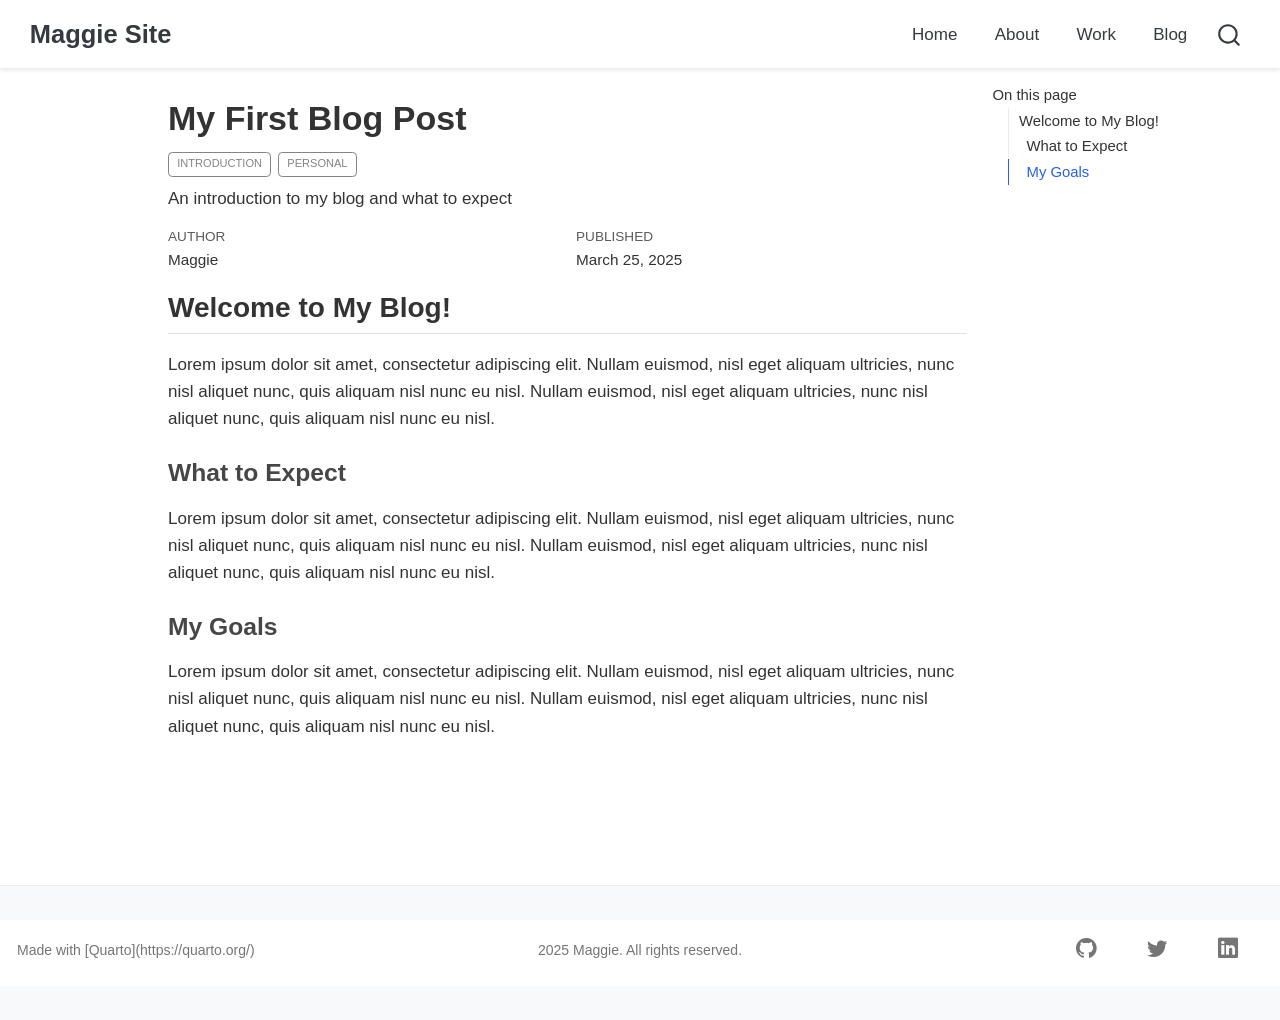
<file: posts/post-1.html>
<!DOCTYPE html>
<html xmlns="http://www.w3.org/1999/xhtml" lang="en" xml:lang="en"><head>

<meta charset="utf-8">
<meta name="generator" content="quarto-1.6.40">

<meta name="viewport" content="width=device-width, initial-scale=1.0, user-scalable=yes">

<meta name="author" content="Maggie">
<meta name="dcterms.date" content="2025-03-25">
<meta name="description" content="An introduction to my blog and what to expect">

<title>My First Blog Post – Maggie Site</title>
<style>
code{white-space: pre-wrap;}
span.smallcaps{font-variant: small-caps;}
div.columns{display: flex; gap: min(4vw, 1.5em);}
div.column{flex: auto; overflow-x: auto;}
div.hanging-indent{margin-left: 1.5em; text-indent: -1.5em;}
ul.task-list{list-style: none;}
ul.task-list li input[type="checkbox"] {
  width: 0.8em;
  margin: 0 0.8em 0.2em -1em; /* quarto-specific, see https://github.com/quarto-dev/quarto-cli/issues/4556 */ 
  vertical-align: middle;
}
</style>


<script src="../site_libs/quarto-nav/quarto-nav.js"></script>
<script src="../site_libs/quarto-nav/headroom.min.js"></script>
<script src="../site_libs/clipboard/clipboard.min.js"></script>
<script src="../site_libs/quarto-search/autocomplete.umd.js"></script>
<script src="../site_libs/quarto-search/fuse.min.js"></script>
<script src="../site_libs/quarto-search/quarto-search.js"></script>
<meta name="quarto:offset" content="../">
<script src="../site_libs/quarto-html/quarto.js"></script>
<script src="../site_libs/quarto-html/popper.min.js"></script>
<script src="../site_libs/quarto-html/tippy.umd.min.js"></script>
<script src="../site_libs/quarto-html/anchor.min.js"></script>
<link href="../site_libs/quarto-html/tippy.css" rel="stylesheet">
<link href="../site_libs/quarto-html/quarto-syntax-highlighting-549806ee2085284f45b00abea8c6df48.css" rel="stylesheet" id="quarto-text-highlighting-styles">
<script src="../site_libs/bootstrap/bootstrap.min.js"></script>
<link href="../site_libs/bootstrap/bootstrap-icons.css" rel="stylesheet">
<link href="../site_libs/bootstrap/bootstrap-0e4bada37c954f7043159d6659e14a76.min.css" rel="stylesheet" append-hash="true" id="quarto-bootstrap" data-mode="light">
<script id="quarto-search-options" type="application/json">{
  "location": "navbar",
  "copy-button": false,
  "collapse-after": 3,
  "panel-placement": "end",
  "type": "overlay",
  "limit": 50,
  "keyboard-shortcut": [
    "f",
    "/",
    "s"
  ],
  "show-item-context": false,
  "language": {
    "search-no-results-text": "No results",
    "search-matching-documents-text": "matching documents",
    "search-copy-link-title": "Copy link to search",
    "search-hide-matches-text": "Hide additional matches",
    "search-more-match-text": "more match in this document",
    "search-more-matches-text": "more matches in this document",
    "search-clear-button-title": "Clear",
    "search-text-placeholder": "",
    "search-detached-cancel-button-title": "Cancel",
    "search-submit-button-title": "Submit",
    "search-label": "Search"
  }
}</script>


<link rel="stylesheet" href="../styles.css">
</head>

<body class="nav-fixed">

<div id="quarto-search-results"></div>
  <header id="quarto-header" class="headroom fixed-top">
    <nav class="navbar navbar-expand-lg " data-bs-theme="dark">
      <div class="navbar-container container-fluid">
      <div class="navbar-brand-container mx-auto">
    <a class="navbar-brand" href="../index.html">
    <span class="navbar-title">Maggie Site</span>
    </a>
  </div>
            <div id="quarto-search" class="" title="Search"></div>
          <button class="navbar-toggler" type="button" data-bs-toggle="collapse" data-bs-target="#navbarCollapse" aria-controls="navbarCollapse" role="menu" aria-expanded="false" aria-label="Toggle navigation" onclick="if (window.quartoToggleHeadroom) { window.quartoToggleHeadroom(); }">
  <span class="navbar-toggler-icon"></span>
</button>
          <div class="collapse navbar-collapse" id="navbarCollapse">
            <ul class="navbar-nav navbar-nav-scroll ms-auto">
  <li class="nav-item">
    <a class="nav-link" href="../index.html"> 
<span class="menu-text">Home</span></a>
  </li>  
  <li class="nav-item">
    <a class="nav-link" href="../about.html"> 
<span class="menu-text">About</span></a>
  </li>  
  <li class="nav-item">
    <a class="nav-link" href="../work.html"> 
<span class="menu-text">Work</span></a>
  </li>  
  <li class="nav-item">
    <a class="nav-link" href="../blog.html"> 
<span class="menu-text">Blog</span></a>
  </li>  
</ul>
          </div> <!-- /navcollapse -->
            <div class="quarto-navbar-tools">
</div>
      </div> <!-- /container-fluid -->
    </nav>
</header>
<!-- content -->
<div id="quarto-content" class="quarto-container page-columns page-rows-contents page-layout-article page-navbar">
<!-- sidebar -->
<!-- margin-sidebar -->
    <div id="quarto-margin-sidebar" class="sidebar margin-sidebar">
        <nav id="TOC" role="doc-toc" class="toc-active">
    <h2 id="toc-title">On this page</h2>
   
  <ul>
  <li><a href="#welcome-to-my-blog" id="toc-welcome-to-my-blog" class="nav-link active" data-scroll-target="#welcome-to-my-blog">Welcome to My Blog!</a>
  <ul class="collapse">
  <li><a href="#what-to-expect" id="toc-what-to-expect" class="nav-link" data-scroll-target="#what-to-expect">What to Expect</a></li>
  <li><a href="#my-goals" id="toc-my-goals" class="nav-link" data-scroll-target="#my-goals">My Goals</a></li>
  </ul></li>
  </ul>
</nav>
    </div>
<!-- main -->
<main class="content" id="quarto-document-content">

<header id="title-block-header" class="quarto-title-block default">
<div class="quarto-title">
<h1 class="title">My First Blog Post</h1>
  <div class="quarto-categories">
    <div class="quarto-category">introduction</div>
    <div class="quarto-category">personal</div>
  </div>
  </div>

<div>
  <div class="description">
    An introduction to my blog and what to expect
  </div>
</div>


<div class="quarto-title-meta">

    <div>
    <div class="quarto-title-meta-heading">Author</div>
    <div class="quarto-title-meta-contents">
             <p>Maggie </p>
          </div>
  </div>
    
    <div>
    <div class="quarto-title-meta-heading">Published</div>
    <div class="quarto-title-meta-contents">
      <p class="date">March 25, 2025</p>
    </div>
  </div>
  
    
  </div>
  


</header>


<section id="welcome-to-my-blog" class="level2">
<h2 class="anchored" data-anchor-id="welcome-to-my-blog">Welcome to My Blog!</h2>
<p>Lorem ipsum dolor sit amet, consectetur adipiscing elit. Nullam euismod, nisl eget aliquam ultricies, nunc nisl aliquet nunc, quis aliquam nisl nunc eu nisl. Nullam euismod, nisl eget aliquam ultricies, nunc nisl aliquet nunc, quis aliquam nisl nunc eu nisl.</p>
<section id="what-to-expect" class="level3">
<h3 class="anchored" data-anchor-id="what-to-expect">What to Expect</h3>
<p>Lorem ipsum dolor sit amet, consectetur adipiscing elit. Nullam euismod, nisl eget aliquam ultricies, nunc nisl aliquet nunc, quis aliquam nisl nunc eu nisl. Nullam euismod, nisl eget aliquam ultricies, nunc nisl aliquet nunc, quis aliquam nisl nunc eu nisl.</p>
</section>
<section id="my-goals" class="level3">
<h3 class="anchored" data-anchor-id="my-goals">My Goals</h3>
<p>Lorem ipsum dolor sit amet, consectetur adipiscing elit. Nullam euismod, nisl eget aliquam ultricies, nunc nisl aliquet nunc, quis aliquam nisl nunc eu nisl. Nullam euismod, nisl eget aliquam ultricies, nunc nisl aliquet nunc, quis aliquam nisl nunc eu nisl.</p>


</section>
</section>

</main> <!-- /main -->
<script id="quarto-html-after-body" type="application/javascript">
window.document.addEventListener("DOMContentLoaded", function (event) {
  const toggleBodyColorMode = (bsSheetEl) => {
    const mode = bsSheetEl.getAttribute("data-mode");
    const bodyEl = window.document.querySelector("body");
    if (mode === "dark") {
      bodyEl.classList.add("quarto-dark");
      bodyEl.classList.remove("quarto-light");
    } else {
      bodyEl.classList.add("quarto-light");
      bodyEl.classList.remove("quarto-dark");
    }
  }
  const toggleBodyColorPrimary = () => {
    const bsSheetEl = window.document.querySelector("link#quarto-bootstrap");
    if (bsSheetEl) {
      toggleBodyColorMode(bsSheetEl);
    }
  }
  toggleBodyColorPrimary();  
  const icon = "";
  const anchorJS = new window.AnchorJS();
  anchorJS.options = {
    placement: 'right',
    icon: icon
  };
  anchorJS.add('.anchored');
  const isCodeAnnotation = (el) => {
    for (const clz of el.classList) {
      if (clz.startsWith('code-annotation-')) {                     
        return true;
      }
    }
    return false;
  }
  const onCopySuccess = function(e) {
    // button target
    const button = e.trigger;
    // don't keep focus
    button.blur();
    // flash "checked"
    button.classList.add('code-copy-button-checked');
    var currentTitle = button.getAttribute("title");
    button.setAttribute("title", "Copied!");
    let tooltip;
    if (window.bootstrap) {
      button.setAttribute("data-bs-toggle", "tooltip");
      button.setAttribute("data-bs-placement", "left");
      button.setAttribute("data-bs-title", "Copied!");
      tooltip = new bootstrap.Tooltip(button, 
        { trigger: "manual", 
          customClass: "code-copy-button-tooltip",
          offset: [0, -8]});
      tooltip.show();    
    }
    setTimeout(function() {
      if (tooltip) {
        tooltip.hide();
        button.removeAttribute("data-bs-title");
        button.removeAttribute("data-bs-toggle");
        button.removeAttribute("data-bs-placement");
      }
      button.setAttribute("title", currentTitle);
      button.classList.remove('code-copy-button-checked');
    }, 1000);
    // clear code selection
    e.clearSelection();
  }
  const getTextToCopy = function(trigger) {
      const codeEl = trigger.previousElementSibling.cloneNode(true);
      for (const childEl of codeEl.children) {
        if (isCodeAnnotation(childEl)) {
          childEl.remove();
        }
      }
      return codeEl.innerText;
  }
  const clipboard = new window.ClipboardJS('.code-copy-button:not([data-in-quarto-modal])', {
    text: getTextToCopy
  });
  clipboard.on('success', onCopySuccess);
  if (window.document.getElementById('quarto-embedded-source-code-modal')) {
    const clipboardModal = new window.ClipboardJS('.code-copy-button[data-in-quarto-modal]', {
      text: getTextToCopy,
      container: window.document.getElementById('quarto-embedded-source-code-modal')
    });
    clipboardModal.on('success', onCopySuccess);
  }
    var localhostRegex = new RegExp(/^(?:http|https):\/\/localhost\:?[0-9]*\//);
    var mailtoRegex = new RegExp(/^mailto:/);
      var filterRegex = new RegExp('/' + window.location.host + '/');
    var isInternal = (href) => {
        return filterRegex.test(href) || localhostRegex.test(href) || mailtoRegex.test(href);
    }
    // Inspect non-navigation links and adorn them if external
 	var links = window.document.querySelectorAll('a[href]:not(.nav-link):not(.navbar-brand):not(.toc-action):not(.sidebar-link):not(.sidebar-item-toggle):not(.pagination-link):not(.no-external):not([aria-hidden]):not(.dropdown-item):not(.quarto-navigation-tool):not(.about-link)');
    for (var i=0; i<links.length; i++) {
      const link = links[i];
      if (!isInternal(link.href)) {
        // undo the damage that might have been done by quarto-nav.js in the case of
        // links that we want to consider external
        if (link.dataset.originalHref !== undefined) {
          link.href = link.dataset.originalHref;
        }
      }
    }
  function tippyHover(el, contentFn, onTriggerFn, onUntriggerFn) {
    const config = {
      allowHTML: true,
      maxWidth: 500,
      delay: 100,
      arrow: false,
      appendTo: function(el) {
          return el.parentElement;
      },
      interactive: true,
      interactiveBorder: 10,
      theme: 'quarto',
      placement: 'bottom-start',
    };
    if (contentFn) {
      config.content = contentFn;
    }
    if (onTriggerFn) {
      config.onTrigger = onTriggerFn;
    }
    if (onUntriggerFn) {
      config.onUntrigger = onUntriggerFn;
    }
    window.tippy(el, config); 
  }
  const noterefs = window.document.querySelectorAll('a[role="doc-noteref"]');
  for (var i=0; i<noterefs.length; i++) {
    const ref = noterefs[i];
    tippyHover(ref, function() {
      // use id or data attribute instead here
      let href = ref.getAttribute('data-footnote-href') || ref.getAttribute('href');
      try { href = new URL(href).hash; } catch {}
      const id = href.replace(/^#\/?/, "");
      const note = window.document.getElementById(id);
      if (note) {
        return note.innerHTML;
      } else {
        return "";
      }
    });
  }
  const xrefs = window.document.querySelectorAll('a.quarto-xref');
  const processXRef = (id, note) => {
    // Strip column container classes
    const stripColumnClz = (el) => {
      el.classList.remove("page-full", "page-columns");
      if (el.children) {
        for (const child of el.children) {
          stripColumnClz(child);
        }
      }
    }
    stripColumnClz(note)
    if (id === null || id.startsWith('sec-')) {
      // Special case sections, only their first couple elements
      const container = document.createElement("div");
      if (note.children && note.children.length > 2) {
        container.appendChild(note.children[0].cloneNode(true));
        for (let i = 1; i < note.children.length; i++) {
          const child = note.children[i];
          if (child.tagName === "P" && child.innerText === "") {
            continue;
          } else {
            container.appendChild(child.cloneNode(true));
            break;
          }
        }
        if (window.Quarto?.typesetMath) {
          window.Quarto.typesetMath(container);
        }
        return container.innerHTML
      } else {
        if (window.Quarto?.typesetMath) {
          window.Quarto.typesetMath(note);
        }
        return note.innerHTML;
      }
    } else {
      // Remove any anchor links if they are present
      const anchorLink = note.querySelector('a.anchorjs-link');
      if (anchorLink) {
        anchorLink.remove();
      }
      if (window.Quarto?.typesetMath) {
        window.Quarto.typesetMath(note);
      }
      if (note.classList.contains("callout")) {
        return note.outerHTML;
      } else {
        return note.innerHTML;
      }
    }
  }
  for (var i=0; i<xrefs.length; i++) {
    const xref = xrefs[i];
    tippyHover(xref, undefined, function(instance) {
      instance.disable();
      let url = xref.getAttribute('href');
      let hash = undefined; 
      if (url.startsWith('#')) {
        hash = url;
      } else {
        try { hash = new URL(url).hash; } catch {}
      }
      if (hash) {
        const id = hash.replace(/^#\/?/, "");
        const note = window.document.getElementById(id);
        if (note !== null) {
          try {
            const html = processXRef(id, note.cloneNode(true));
            instance.setContent(html);
          } finally {
            instance.enable();
            instance.show();
          }
        } else {
          // See if we can fetch this
          fetch(url.split('#')[0])
          .then(res => res.text())
          .then(html => {
            const parser = new DOMParser();
            const htmlDoc = parser.parseFromString(html, "text/html");
            const note = htmlDoc.getElementById(id);
            if (note !== null) {
              const html = processXRef(id, note);
              instance.setContent(html);
            } 
          }).finally(() => {
            instance.enable();
            instance.show();
          });
        }
      } else {
        // See if we can fetch a full url (with no hash to target)
        // This is a special case and we should probably do some content thinning / targeting
        fetch(url)
        .then(res => res.text())
        .then(html => {
          const parser = new DOMParser();
          const htmlDoc = parser.parseFromString(html, "text/html");
          const note = htmlDoc.querySelector('main.content');
          if (note !== null) {
            // This should only happen for chapter cross references
            // (since there is no id in the URL)
            // remove the first header
            if (note.children.length > 0 && note.children[0].tagName === "HEADER") {
              note.children[0].remove();
            }
            const html = processXRef(null, note);
            instance.setContent(html);
          } 
        }).finally(() => {
          instance.enable();
          instance.show();
        });
      }
    }, function(instance) {
    });
  }
      let selectedAnnoteEl;
      const selectorForAnnotation = ( cell, annotation) => {
        let cellAttr = 'data-code-cell="' + cell + '"';
        let lineAttr = 'data-code-annotation="' +  annotation + '"';
        const selector = 'span[' + cellAttr + '][' + lineAttr + ']';
        return selector;
      }
      const selectCodeLines = (annoteEl) => {
        const doc = window.document;
        const targetCell = annoteEl.getAttribute("data-target-cell");
        const targetAnnotation = annoteEl.getAttribute("data-target-annotation");
        const annoteSpan = window.document.querySelector(selectorForAnnotation(targetCell, targetAnnotation));
        const lines = annoteSpan.getAttribute("data-code-lines").split(",");
        const lineIds = lines.map((line) => {
          return targetCell + "-" + line;
        })
        let top = null;
        let height = null;
        let parent = null;
        if (lineIds.length > 0) {
            //compute the position of the single el (top and bottom and make a div)
            const el = window.document.getElementById(lineIds[0]);
            top = el.offsetTop;
            height = el.offsetHeight;
            parent = el.parentElement.parentElement;
          if (lineIds.length > 1) {
            const lastEl = window.document.getElementById(lineIds[lineIds.length - 1]);
            const bottom = lastEl.offsetTop + lastEl.offsetHeight;
            height = bottom - top;
          }
          if (top !== null && height !== null && parent !== null) {
            // cook up a div (if necessary) and position it 
            let div = window.document.getElementById("code-annotation-line-highlight");
            if (div === null) {
              div = window.document.createElement("div");
              div.setAttribute("id", "code-annotation-line-highlight");
              div.style.position = 'absolute';
              parent.appendChild(div);
            }
            div.style.top = top - 2 + "px";
            div.style.height = height + 4 + "px";
            div.style.left = 0;
            let gutterDiv = window.document.getElementById("code-annotation-line-highlight-gutter");
            if (gutterDiv === null) {
              gutterDiv = window.document.createElement("div");
              gutterDiv.setAttribute("id", "code-annotation-line-highlight-gutter");
              gutterDiv.style.position = 'absolute';
              const codeCell = window.document.getElementById(targetCell);
              const gutter = codeCell.querySelector('.code-annotation-gutter');
              gutter.appendChild(gutterDiv);
            }
            gutterDiv.style.top = top - 2 + "px";
            gutterDiv.style.height = height + 4 + "px";
          }
          selectedAnnoteEl = annoteEl;
        }
      };
      const unselectCodeLines = () => {
        const elementsIds = ["code-annotation-line-highlight", "code-annotation-line-highlight-gutter"];
        elementsIds.forEach((elId) => {
          const div = window.document.getElementById(elId);
          if (div) {
            div.remove();
          }
        });
        selectedAnnoteEl = undefined;
      };
        // Handle positioning of the toggle
    window.addEventListener(
      "resize",
      throttle(() => {
        elRect = undefined;
        if (selectedAnnoteEl) {
          selectCodeLines(selectedAnnoteEl);
        }
      }, 10)
    );
    function throttle(fn, ms) {
    let throttle = false;
    let timer;
      return (...args) => {
        if(!throttle) { // first call gets through
            fn.apply(this, args);
            throttle = true;
        } else { // all the others get throttled
            if(timer) clearTimeout(timer); // cancel #2
            timer = setTimeout(() => {
              fn.apply(this, args);
              timer = throttle = false;
            }, ms);
        }
      };
    }
      // Attach click handler to the DT
      const annoteDls = window.document.querySelectorAll('dt[data-target-cell]');
      for (const annoteDlNode of annoteDls) {
        annoteDlNode.addEventListener('click', (event) => {
          const clickedEl = event.target;
          if (clickedEl !== selectedAnnoteEl) {
            unselectCodeLines();
            const activeEl = window.document.querySelector('dt[data-target-cell].code-annotation-active');
            if (activeEl) {
              activeEl.classList.remove('code-annotation-active');
            }
            selectCodeLines(clickedEl);
            clickedEl.classList.add('code-annotation-active');
          } else {
            // Unselect the line
            unselectCodeLines();
            clickedEl.classList.remove('code-annotation-active');
          }
        });
      }
  const findCites = (el) => {
    const parentEl = el.parentElement;
    if (parentEl) {
      const cites = parentEl.dataset.cites;
      if (cites) {
        return {
          el,
          cites: cites.split(' ')
        };
      } else {
        return findCites(el.parentElement)
      }
    } else {
      return undefined;
    }
  };
  var bibliorefs = window.document.querySelectorAll('a[role="doc-biblioref"]');
  for (var i=0; i<bibliorefs.length; i++) {
    const ref = bibliorefs[i];
    const citeInfo = findCites(ref);
    if (citeInfo) {
      tippyHover(citeInfo.el, function() {
        var popup = window.document.createElement('div');
        citeInfo.cites.forEach(function(cite) {
          var citeDiv = window.document.createElement('div');
          citeDiv.classList.add('hanging-indent');
          citeDiv.classList.add('csl-entry');
          var biblioDiv = window.document.getElementById('ref-' + cite);
          if (biblioDiv) {
            citeDiv.innerHTML = biblioDiv.innerHTML;
          }
          popup.appendChild(citeDiv);
        });
        return popup.innerHTML;
      });
    }
  }
});
</script>
</div> <!-- /content -->
<footer class="footer">
  <div class="nav-footer">
    <div class="nav-footer-left">
      <ul class="footer-items list-unstyled">
    <li class="nav-item">
 Made with [Quarto](https://quarto.org/)
  </li>  
</ul>
    </div>   
    <div class="nav-footer-center">
      <ul class="footer-items list-unstyled">
    <li class="nav-item">
  2025 Maggie. All rights reserved.
  </li>  
</ul>
    </div>
    <div class="nav-footer-right">
      <ul class="footer-items list-unstyled">
    <li class="nav-item compact">
    <a class="nav-link" href="https://github.com/">
      <i class="bi bi-github" role="img">
</i> 
    </a>
  </li>  
    <li class="nav-item compact">
    <a class="nav-link" href="https://twitter.com/">
      <i class="bi bi-twitter" role="img">
</i> 
    </a>
  </li>  
    <li class="nav-item compact">
    <a class="nav-link" href="https://linkedin.com/">
      <i class="bi bi-linkedin" role="img">
</i> 
    </a>
  </li>  
</ul>
    </div>
  </div>
</footer>




</body></html>
</file>
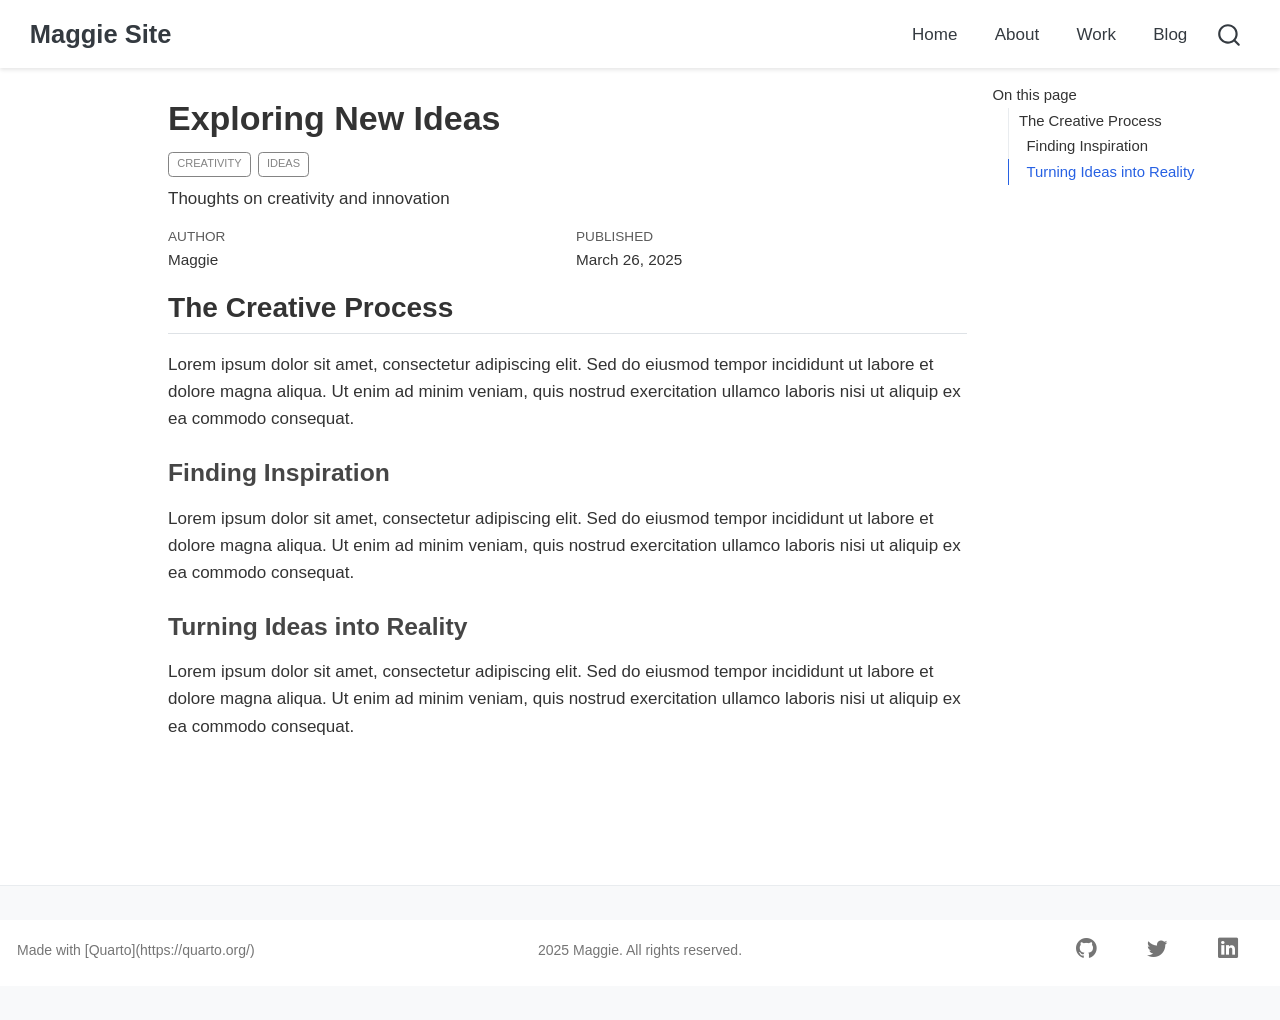
<file: posts/post-2.html>
<!DOCTYPE html>
<html xmlns="http://www.w3.org/1999/xhtml" lang="en" xml:lang="en"><head>

<meta charset="utf-8">
<meta name="generator" content="quarto-1.6.40">

<meta name="viewport" content="width=device-width, initial-scale=1.0, user-scalable=yes">

<meta name="author" content="Maggie">
<meta name="dcterms.date" content="2025-03-26">
<meta name="description" content="Thoughts on creativity and innovation">

<title>Exploring New Ideas – Maggie Site</title>
<style>
code{white-space: pre-wrap;}
span.smallcaps{font-variant: small-caps;}
div.columns{display: flex; gap: min(4vw, 1.5em);}
div.column{flex: auto; overflow-x: auto;}
div.hanging-indent{margin-left: 1.5em; text-indent: -1.5em;}
ul.task-list{list-style: none;}
ul.task-list li input[type="checkbox"] {
  width: 0.8em;
  margin: 0 0.8em 0.2em -1em; /* quarto-specific, see https://github.com/quarto-dev/quarto-cli/issues/4556 */ 
  vertical-align: middle;
}
</style>


<script src="../site_libs/quarto-nav/quarto-nav.js"></script>
<script src="../site_libs/quarto-nav/headroom.min.js"></script>
<script src="../site_libs/clipboard/clipboard.min.js"></script>
<script src="../site_libs/quarto-search/autocomplete.umd.js"></script>
<script src="../site_libs/quarto-search/fuse.min.js"></script>
<script src="../site_libs/quarto-search/quarto-search.js"></script>
<meta name="quarto:offset" content="../">
<script src="../site_libs/quarto-html/quarto.js"></script>
<script src="../site_libs/quarto-html/popper.min.js"></script>
<script src="../site_libs/quarto-html/tippy.umd.min.js"></script>
<script src="../site_libs/quarto-html/anchor.min.js"></script>
<link href="../site_libs/quarto-html/tippy.css" rel="stylesheet">
<link href="../site_libs/quarto-html/quarto-syntax-highlighting-549806ee2085284f45b00abea8c6df48.css" rel="stylesheet" id="quarto-text-highlighting-styles">
<script src="../site_libs/bootstrap/bootstrap.min.js"></script>
<link href="../site_libs/bootstrap/bootstrap-icons.css" rel="stylesheet">
<link href="../site_libs/bootstrap/bootstrap-0e4bada37c954f7043159d6659e14a76.min.css" rel="stylesheet" append-hash="true" id="quarto-bootstrap" data-mode="light">
<script id="quarto-search-options" type="application/json">{
  "location": "navbar",
  "copy-button": false,
  "collapse-after": 3,
  "panel-placement": "end",
  "type": "overlay",
  "limit": 50,
  "keyboard-shortcut": [
    "f",
    "/",
    "s"
  ],
  "show-item-context": false,
  "language": {
    "search-no-results-text": "No results",
    "search-matching-documents-text": "matching documents",
    "search-copy-link-title": "Copy link to search",
    "search-hide-matches-text": "Hide additional matches",
    "search-more-match-text": "more match in this document",
    "search-more-matches-text": "more matches in this document",
    "search-clear-button-title": "Clear",
    "search-text-placeholder": "",
    "search-detached-cancel-button-title": "Cancel",
    "search-submit-button-title": "Submit",
    "search-label": "Search"
  }
}</script>


<link rel="stylesheet" href="../styles.css">
</head>

<body class="nav-fixed">

<div id="quarto-search-results"></div>
  <header id="quarto-header" class="headroom fixed-top">
    <nav class="navbar navbar-expand-lg " data-bs-theme="dark">
      <div class="navbar-container container-fluid">
      <div class="navbar-brand-container mx-auto">
    <a class="navbar-brand" href="../index.html">
    <span class="navbar-title">Maggie Site</span>
    </a>
  </div>
            <div id="quarto-search" class="" title="Search"></div>
          <button class="navbar-toggler" type="button" data-bs-toggle="collapse" data-bs-target="#navbarCollapse" aria-controls="navbarCollapse" role="menu" aria-expanded="false" aria-label="Toggle navigation" onclick="if (window.quartoToggleHeadroom) { window.quartoToggleHeadroom(); }">
  <span class="navbar-toggler-icon"></span>
</button>
          <div class="collapse navbar-collapse" id="navbarCollapse">
            <ul class="navbar-nav navbar-nav-scroll ms-auto">
  <li class="nav-item">
    <a class="nav-link" href="../index.html"> 
<span class="menu-text">Home</span></a>
  </li>  
  <li class="nav-item">
    <a class="nav-link" href="../about.html"> 
<span class="menu-text">About</span></a>
  </li>  
  <li class="nav-item">
    <a class="nav-link" href="../work.html"> 
<span class="menu-text">Work</span></a>
  </li>  
  <li class="nav-item">
    <a class="nav-link" href="../blog.html"> 
<span class="menu-text">Blog</span></a>
  </li>  
</ul>
          </div> <!-- /navcollapse -->
            <div class="quarto-navbar-tools">
</div>
      </div> <!-- /container-fluid -->
    </nav>
</header>
<!-- content -->
<div id="quarto-content" class="quarto-container page-columns page-rows-contents page-layout-article page-navbar">
<!-- sidebar -->
<!-- margin-sidebar -->
    <div id="quarto-margin-sidebar" class="sidebar margin-sidebar">
        <nav id="TOC" role="doc-toc" class="toc-active">
    <h2 id="toc-title">On this page</h2>
   
  <ul>
  <li><a href="#the-creative-process" id="toc-the-creative-process" class="nav-link active" data-scroll-target="#the-creative-process">The Creative Process</a>
  <ul class="collapse">
  <li><a href="#finding-inspiration" id="toc-finding-inspiration" class="nav-link" data-scroll-target="#finding-inspiration">Finding Inspiration</a></li>
  <li><a href="#turning-ideas-into-reality" id="toc-turning-ideas-into-reality" class="nav-link" data-scroll-target="#turning-ideas-into-reality">Turning Ideas into Reality</a></li>
  </ul></li>
  </ul>
</nav>
    </div>
<!-- main -->
<main class="content" id="quarto-document-content">

<header id="title-block-header" class="quarto-title-block default">
<div class="quarto-title">
<h1 class="title">Exploring New Ideas</h1>
  <div class="quarto-categories">
    <div class="quarto-category">creativity</div>
    <div class="quarto-category">ideas</div>
  </div>
  </div>

<div>
  <div class="description">
    Thoughts on creativity and innovation
  </div>
</div>


<div class="quarto-title-meta">

    <div>
    <div class="quarto-title-meta-heading">Author</div>
    <div class="quarto-title-meta-contents">
             <p>Maggie </p>
          </div>
  </div>
    
    <div>
    <div class="quarto-title-meta-heading">Published</div>
    <div class="quarto-title-meta-contents">
      <p class="date">March 26, 2025</p>
    </div>
  </div>
  
    
  </div>
  


</header>


<section id="the-creative-process" class="level2">
<h2 class="anchored" data-anchor-id="the-creative-process">The Creative Process</h2>
<p>Lorem ipsum dolor sit amet, consectetur adipiscing elit. Sed do eiusmod tempor incididunt ut labore et dolore magna aliqua. Ut enim ad minim veniam, quis nostrud exercitation ullamco laboris nisi ut aliquip ex ea commodo consequat.</p>
<section id="finding-inspiration" class="level3">
<h3 class="anchored" data-anchor-id="finding-inspiration">Finding Inspiration</h3>
<p>Lorem ipsum dolor sit amet, consectetur adipiscing elit. Sed do eiusmod tempor incididunt ut labore et dolore magna aliqua. Ut enim ad minim veniam, quis nostrud exercitation ullamco laboris nisi ut aliquip ex ea commodo consequat.</p>
</section>
<section id="turning-ideas-into-reality" class="level3">
<h3 class="anchored" data-anchor-id="turning-ideas-into-reality">Turning Ideas into Reality</h3>
<p>Lorem ipsum dolor sit amet, consectetur adipiscing elit. Sed do eiusmod tempor incididunt ut labore et dolore magna aliqua. Ut enim ad minim veniam, quis nostrud exercitation ullamco laboris nisi ut aliquip ex ea commodo consequat.</p>


</section>
</section>

</main> <!-- /main -->
<script id="quarto-html-after-body" type="application/javascript">
window.document.addEventListener("DOMContentLoaded", function (event) {
  const toggleBodyColorMode = (bsSheetEl) => {
    const mode = bsSheetEl.getAttribute("data-mode");
    const bodyEl = window.document.querySelector("body");
    if (mode === "dark") {
      bodyEl.classList.add("quarto-dark");
      bodyEl.classList.remove("quarto-light");
    } else {
      bodyEl.classList.add("quarto-light");
      bodyEl.classList.remove("quarto-dark");
    }
  }
  const toggleBodyColorPrimary = () => {
    const bsSheetEl = window.document.querySelector("link#quarto-bootstrap");
    if (bsSheetEl) {
      toggleBodyColorMode(bsSheetEl);
    }
  }
  toggleBodyColorPrimary();  
  const icon = "";
  const anchorJS = new window.AnchorJS();
  anchorJS.options = {
    placement: 'right',
    icon: icon
  };
  anchorJS.add('.anchored');
  const isCodeAnnotation = (el) => {
    for (const clz of el.classList) {
      if (clz.startsWith('code-annotation-')) {                     
        return true;
      }
    }
    return false;
  }
  const onCopySuccess = function(e) {
    // button target
    const button = e.trigger;
    // don't keep focus
    button.blur();
    // flash "checked"
    button.classList.add('code-copy-button-checked');
    var currentTitle = button.getAttribute("title");
    button.setAttribute("title", "Copied!");
    let tooltip;
    if (window.bootstrap) {
      button.setAttribute("data-bs-toggle", "tooltip");
      button.setAttribute("data-bs-placement", "left");
      button.setAttribute("data-bs-title", "Copied!");
      tooltip = new bootstrap.Tooltip(button, 
        { trigger: "manual", 
          customClass: "code-copy-button-tooltip",
          offset: [0, -8]});
      tooltip.show();    
    }
    setTimeout(function() {
      if (tooltip) {
        tooltip.hide();
        button.removeAttribute("data-bs-title");
        button.removeAttribute("data-bs-toggle");
        button.removeAttribute("data-bs-placement");
      }
      button.setAttribute("title", currentTitle);
      button.classList.remove('code-copy-button-checked');
    }, 1000);
    // clear code selection
    e.clearSelection();
  }
  const getTextToCopy = function(trigger) {
      const codeEl = trigger.previousElementSibling.cloneNode(true);
      for (const childEl of codeEl.children) {
        if (isCodeAnnotation(childEl)) {
          childEl.remove();
        }
      }
      return codeEl.innerText;
  }
  const clipboard = new window.ClipboardJS('.code-copy-button:not([data-in-quarto-modal])', {
    text: getTextToCopy
  });
  clipboard.on('success', onCopySuccess);
  if (window.document.getElementById('quarto-embedded-source-code-modal')) {
    const clipboardModal = new window.ClipboardJS('.code-copy-button[data-in-quarto-modal]', {
      text: getTextToCopy,
      container: window.document.getElementById('quarto-embedded-source-code-modal')
    });
    clipboardModal.on('success', onCopySuccess);
  }
    var localhostRegex = new RegExp(/^(?:http|https):\/\/localhost\:?[0-9]*\//);
    var mailtoRegex = new RegExp(/^mailto:/);
      var filterRegex = new RegExp("https:\/\/maggiexxxl\.github\.io\/mysite\/");
    var isInternal = (href) => {
        return filterRegex.test(href) || localhostRegex.test(href) || mailtoRegex.test(href);
    }
    // Inspect non-navigation links and adorn them if external
 	var links = window.document.querySelectorAll('a[href]:not(.nav-link):not(.navbar-brand):not(.toc-action):not(.sidebar-link):not(.sidebar-item-toggle):not(.pagination-link):not(.no-external):not([aria-hidden]):not(.dropdown-item):not(.quarto-navigation-tool):not(.about-link)');
    for (var i=0; i<links.length; i++) {
      const link = links[i];
      if (!isInternal(link.href)) {
        // undo the damage that might have been done by quarto-nav.js in the case of
        // links that we want to consider external
        if (link.dataset.originalHref !== undefined) {
          link.href = link.dataset.originalHref;
        }
      }
    }
  function tippyHover(el, contentFn, onTriggerFn, onUntriggerFn) {
    const config = {
      allowHTML: true,
      maxWidth: 500,
      delay: 100,
      arrow: false,
      appendTo: function(el) {
          return el.parentElement;
      },
      interactive: true,
      interactiveBorder: 10,
      theme: 'quarto',
      placement: 'bottom-start',
    };
    if (contentFn) {
      config.content = contentFn;
    }
    if (onTriggerFn) {
      config.onTrigger = onTriggerFn;
    }
    if (onUntriggerFn) {
      config.onUntrigger = onUntriggerFn;
    }
    window.tippy(el, config); 
  }
  const noterefs = window.document.querySelectorAll('a[role="doc-noteref"]');
  for (var i=0; i<noterefs.length; i++) {
    const ref = noterefs[i];
    tippyHover(ref, function() {
      // use id or data attribute instead here
      let href = ref.getAttribute('data-footnote-href') || ref.getAttribute('href');
      try { href = new URL(href).hash; } catch {}
      const id = href.replace(/^#\/?/, "");
      const note = window.document.getElementById(id);
      if (note) {
        return note.innerHTML;
      } else {
        return "";
      }
    });
  }
  const xrefs = window.document.querySelectorAll('a.quarto-xref');
  const processXRef = (id, note) => {
    // Strip column container classes
    const stripColumnClz = (el) => {
      el.classList.remove("page-full", "page-columns");
      if (el.children) {
        for (const child of el.children) {
          stripColumnClz(child);
        }
      }
    }
    stripColumnClz(note)
    if (id === null || id.startsWith('sec-')) {
      // Special case sections, only their first couple elements
      const container = document.createElement("div");
      if (note.children && note.children.length > 2) {
        container.appendChild(note.children[0].cloneNode(true));
        for (let i = 1; i < note.children.length; i++) {
          const child = note.children[i];
          if (child.tagName === "P" && child.innerText === "") {
            continue;
          } else {
            container.appendChild(child.cloneNode(true));
            break;
          }
        }
        if (window.Quarto?.typesetMath) {
          window.Quarto.typesetMath(container);
        }
        return container.innerHTML
      } else {
        if (window.Quarto?.typesetMath) {
          window.Quarto.typesetMath(note);
        }
        return note.innerHTML;
      }
    } else {
      // Remove any anchor links if they are present
      const anchorLink = note.querySelector('a.anchorjs-link');
      if (anchorLink) {
        anchorLink.remove();
      }
      if (window.Quarto?.typesetMath) {
        window.Quarto.typesetMath(note);
      }
      if (note.classList.contains("callout")) {
        return note.outerHTML;
      } else {
        return note.innerHTML;
      }
    }
  }
  for (var i=0; i<xrefs.length; i++) {
    const xref = xrefs[i];
    tippyHover(xref, undefined, function(instance) {
      instance.disable();
      let url = xref.getAttribute('href');
      let hash = undefined; 
      if (url.startsWith('#')) {
        hash = url;
      } else {
        try { hash = new URL(url).hash; } catch {}
      }
      if (hash) {
        const id = hash.replace(/^#\/?/, "");
        const note = window.document.getElementById(id);
        if (note !== null) {
          try {
            const html = processXRef(id, note.cloneNode(true));
            instance.setContent(html);
          } finally {
            instance.enable();
            instance.show();
          }
        } else {
          // See if we can fetch this
          fetch(url.split('#')[0])
          .then(res => res.text())
          .then(html => {
            const parser = new DOMParser();
            const htmlDoc = parser.parseFromString(html, "text/html");
            const note = htmlDoc.getElementById(id);
            if (note !== null) {
              const html = processXRef(id, note);
              instance.setContent(html);
            } 
          }).finally(() => {
            instance.enable();
            instance.show();
          });
        }
      } else {
        // See if we can fetch a full url (with no hash to target)
        // This is a special case and we should probably do some content thinning / targeting
        fetch(url)
        .then(res => res.text())
        .then(html => {
          const parser = new DOMParser();
          const htmlDoc = parser.parseFromString(html, "text/html");
          const note = htmlDoc.querySelector('main.content');
          if (note !== null) {
            // This should only happen for chapter cross references
            // (since there is no id in the URL)
            // remove the first header
            if (note.children.length > 0 && note.children[0].tagName === "HEADER") {
              note.children[0].remove();
            }
            const html = processXRef(null, note);
            instance.setContent(html);
          } 
        }).finally(() => {
          instance.enable();
          instance.show();
        });
      }
    }, function(instance) {
    });
  }
      let selectedAnnoteEl;
      const selectorForAnnotation = ( cell, annotation) => {
        let cellAttr = 'data-code-cell="' + cell + '"';
        let lineAttr = 'data-code-annotation="' +  annotation + '"';
        const selector = 'span[' + cellAttr + '][' + lineAttr + ']';
        return selector;
      }
      const selectCodeLines = (annoteEl) => {
        const doc = window.document;
        const targetCell = annoteEl.getAttribute("data-target-cell");
        const targetAnnotation = annoteEl.getAttribute("data-target-annotation");
        const annoteSpan = window.document.querySelector(selectorForAnnotation(targetCell, targetAnnotation));
        const lines = annoteSpan.getAttribute("data-code-lines").split(",");
        const lineIds = lines.map((line) => {
          return targetCell + "-" + line;
        })
        let top = null;
        let height = null;
        let parent = null;
        if (lineIds.length > 0) {
            //compute the position of the single el (top and bottom and make a div)
            const el = window.document.getElementById(lineIds[0]);
            top = el.offsetTop;
            height = el.offsetHeight;
            parent = el.parentElement.parentElement;
          if (lineIds.length > 1) {
            const lastEl = window.document.getElementById(lineIds[lineIds.length - 1]);
            const bottom = lastEl.offsetTop + lastEl.offsetHeight;
            height = bottom - top;
          }
          if (top !== null && height !== null && parent !== null) {
            // cook up a div (if necessary) and position it 
            let div = window.document.getElementById("code-annotation-line-highlight");
            if (div === null) {
              div = window.document.createElement("div");
              div.setAttribute("id", "code-annotation-line-highlight");
              div.style.position = 'absolute';
              parent.appendChild(div);
            }
            div.style.top = top - 2 + "px";
            div.style.height = height + 4 + "px";
            div.style.left = 0;
            let gutterDiv = window.document.getElementById("code-annotation-line-highlight-gutter");
            if (gutterDiv === null) {
              gutterDiv = window.document.createElement("div");
              gutterDiv.setAttribute("id", "code-annotation-line-highlight-gutter");
              gutterDiv.style.position = 'absolute';
              const codeCell = window.document.getElementById(targetCell);
              const gutter = codeCell.querySelector('.code-annotation-gutter');
              gutter.appendChild(gutterDiv);
            }
            gutterDiv.style.top = top - 2 + "px";
            gutterDiv.style.height = height + 4 + "px";
          }
          selectedAnnoteEl = annoteEl;
        }
      };
      const unselectCodeLines = () => {
        const elementsIds = ["code-annotation-line-highlight", "code-annotation-line-highlight-gutter"];
        elementsIds.forEach((elId) => {
          const div = window.document.getElementById(elId);
          if (div) {
            div.remove();
          }
        });
        selectedAnnoteEl = undefined;
      };
        // Handle positioning of the toggle
    window.addEventListener(
      "resize",
      throttle(() => {
        elRect = undefined;
        if (selectedAnnoteEl) {
          selectCodeLines(selectedAnnoteEl);
        }
      }, 10)
    );
    function throttle(fn, ms) {
    let throttle = false;
    let timer;
      return (...args) => {
        if(!throttle) { // first call gets through
            fn.apply(this, args);
            throttle = true;
        } else { // all the others get throttled
            if(timer) clearTimeout(timer); // cancel #2
            timer = setTimeout(() => {
              fn.apply(this, args);
              timer = throttle = false;
            }, ms);
        }
      };
    }
      // Attach click handler to the DT
      const annoteDls = window.document.querySelectorAll('dt[data-target-cell]');
      for (const annoteDlNode of annoteDls) {
        annoteDlNode.addEventListener('click', (event) => {
          const clickedEl = event.target;
          if (clickedEl !== selectedAnnoteEl) {
            unselectCodeLines();
            const activeEl = window.document.querySelector('dt[data-target-cell].code-annotation-active');
            if (activeEl) {
              activeEl.classList.remove('code-annotation-active');
            }
            selectCodeLines(clickedEl);
            clickedEl.classList.add('code-annotation-active');
          } else {
            // Unselect the line
            unselectCodeLines();
            clickedEl.classList.remove('code-annotation-active');
          }
        });
      }
  const findCites = (el) => {
    const parentEl = el.parentElement;
    if (parentEl) {
      const cites = parentEl.dataset.cites;
      if (cites) {
        return {
          el,
          cites: cites.split(' ')
        };
      } else {
        return findCites(el.parentElement)
      }
    } else {
      return undefined;
    }
  };
  var bibliorefs = window.document.querySelectorAll('a[role="doc-biblioref"]');
  for (var i=0; i<bibliorefs.length; i++) {
    const ref = bibliorefs[i];
    const citeInfo = findCites(ref);
    if (citeInfo) {
      tippyHover(citeInfo.el, function() {
        var popup = window.document.createElement('div');
        citeInfo.cites.forEach(function(cite) {
          var citeDiv = window.document.createElement('div');
          citeDiv.classList.add('hanging-indent');
          citeDiv.classList.add('csl-entry');
          var biblioDiv = window.document.getElementById('ref-' + cite);
          if (biblioDiv) {
            citeDiv.innerHTML = biblioDiv.innerHTML;
          }
          popup.appendChild(citeDiv);
        });
        return popup.innerHTML;
      });
    }
  }
});
</script>
</div> <!-- /content -->
<footer class="footer">
  <div class="nav-footer">
    <div class="nav-footer-left">
      <ul class="footer-items list-unstyled">
    <li class="nav-item">
 Made with [Quarto](https://quarto.org/)
  </li>  
</ul>
    </div>   
    <div class="nav-footer-center">
      <ul class="footer-items list-unstyled">
    <li class="nav-item">
  2025 Maggie. All rights reserved.
  </li>  
</ul>
    </div>
    <div class="nav-footer-right">
      <ul class="footer-items list-unstyled">
    <li class="nav-item compact">
    <a class="nav-link" href="https://github.com/">
      <i class="bi bi-github" role="img">
</i> 
    </a>
  </li>  
    <li class="nav-item compact">
    <a class="nav-link" href="https://twitter.com/">
      <i class="bi bi-twitter" role="img">
</i> 
    </a>
  </li>  
    <li class="nav-item compact">
    <a class="nav-link" href="https://linkedin.com/">
      <i class="bi bi-linkedin" role="img">
</i> 
    </a>
  </li>  
</ul>
    </div>
  </div>
</footer>




</body></html>
</file>
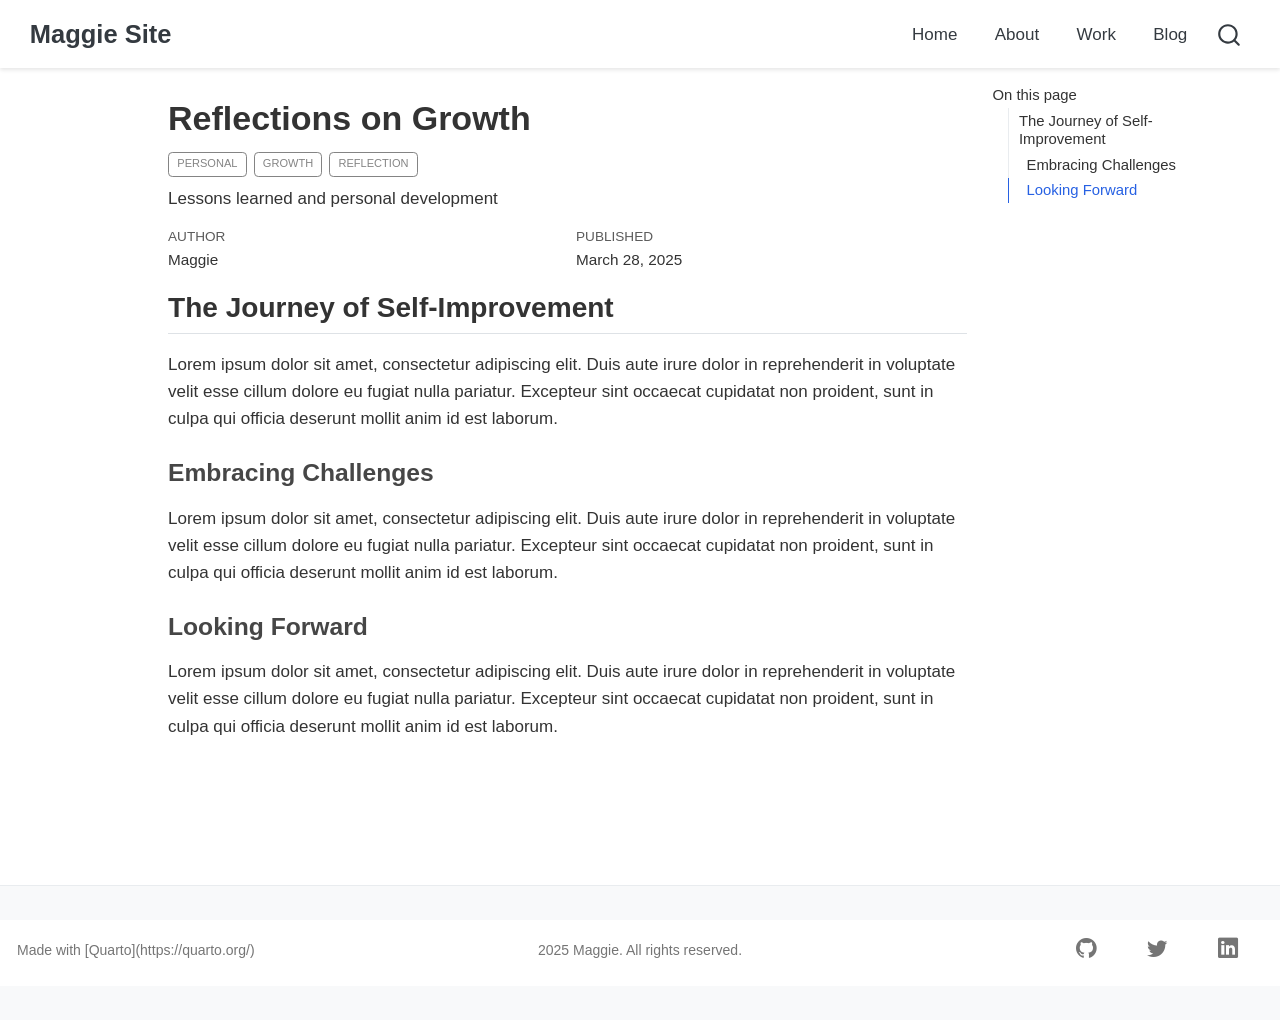
<file: posts/post-3.html>
<!DOCTYPE html>
<html xmlns="http://www.w3.org/1999/xhtml" lang="en" xml:lang="en"><head>

<meta charset="utf-8">
<meta name="generator" content="quarto-1.6.40">

<meta name="viewport" content="width=device-width, initial-scale=1.0, user-scalable=yes">

<meta name="author" content="Maggie">
<meta name="dcterms.date" content="2025-03-28">
<meta name="description" content="Lessons learned and personal development">

<title>Reflections on Growth – Maggie Site</title>
<style>
code{white-space: pre-wrap;}
span.smallcaps{font-variant: small-caps;}
div.columns{display: flex; gap: min(4vw, 1.5em);}
div.column{flex: auto; overflow-x: auto;}
div.hanging-indent{margin-left: 1.5em; text-indent: -1.5em;}
ul.task-list{list-style: none;}
ul.task-list li input[type="checkbox"] {
  width: 0.8em;
  margin: 0 0.8em 0.2em -1em; /* quarto-specific, see https://github.com/quarto-dev/quarto-cli/issues/4556 */ 
  vertical-align: middle;
}
</style>


<script src="../site_libs/quarto-nav/quarto-nav.js"></script>
<script src="../site_libs/quarto-nav/headroom.min.js"></script>
<script src="../site_libs/clipboard/clipboard.min.js"></script>
<script src="../site_libs/quarto-search/autocomplete.umd.js"></script>
<script src="../site_libs/quarto-search/fuse.min.js"></script>
<script src="../site_libs/quarto-search/quarto-search.js"></script>
<meta name="quarto:offset" content="../">
<script src="../site_libs/quarto-html/quarto.js"></script>
<script src="../site_libs/quarto-html/popper.min.js"></script>
<script src="../site_libs/quarto-html/tippy.umd.min.js"></script>
<script src="../site_libs/quarto-html/anchor.min.js"></script>
<link href="../site_libs/quarto-html/tippy.css" rel="stylesheet">
<link href="../site_libs/quarto-html/quarto-syntax-highlighting-549806ee2085284f45b00abea8c6df48.css" rel="stylesheet" id="quarto-text-highlighting-styles">
<script src="../site_libs/bootstrap/bootstrap.min.js"></script>
<link href="../site_libs/bootstrap/bootstrap-icons.css" rel="stylesheet">
<link href="../site_libs/bootstrap/bootstrap-0e4bada37c954f7043159d6659e14a76.min.css" rel="stylesheet" append-hash="true" id="quarto-bootstrap" data-mode="light">
<script id="quarto-search-options" type="application/json">{
  "location": "navbar",
  "copy-button": false,
  "collapse-after": 3,
  "panel-placement": "end",
  "type": "overlay",
  "limit": 50,
  "keyboard-shortcut": [
    "f",
    "/",
    "s"
  ],
  "show-item-context": false,
  "language": {
    "search-no-results-text": "No results",
    "search-matching-documents-text": "matching documents",
    "search-copy-link-title": "Copy link to search",
    "search-hide-matches-text": "Hide additional matches",
    "search-more-match-text": "more match in this document",
    "search-more-matches-text": "more matches in this document",
    "search-clear-button-title": "Clear",
    "search-text-placeholder": "",
    "search-detached-cancel-button-title": "Cancel",
    "search-submit-button-title": "Submit",
    "search-label": "Search"
  }
}</script>


<link rel="stylesheet" href="../styles.css">
</head>

<body class="nav-fixed">

<div id="quarto-search-results"></div>
  <header id="quarto-header" class="headroom fixed-top">
    <nav class="navbar navbar-expand-lg " data-bs-theme="dark">
      <div class="navbar-container container-fluid">
      <div class="navbar-brand-container mx-auto">
    <a class="navbar-brand" href="../index.html">
    <span class="navbar-title">Maggie Site</span>
    </a>
  </div>
            <div id="quarto-search" class="" title="Search"></div>
          <button class="navbar-toggler" type="button" data-bs-toggle="collapse" data-bs-target="#navbarCollapse" aria-controls="navbarCollapse" role="menu" aria-expanded="false" aria-label="Toggle navigation" onclick="if (window.quartoToggleHeadroom) { window.quartoToggleHeadroom(); }">
  <span class="navbar-toggler-icon"></span>
</button>
          <div class="collapse navbar-collapse" id="navbarCollapse">
            <ul class="navbar-nav navbar-nav-scroll ms-auto">
  <li class="nav-item">
    <a class="nav-link" href="../index.html"> 
<span class="menu-text">Home</span></a>
  </li>  
  <li class="nav-item">
    <a class="nav-link" href="../about.html"> 
<span class="menu-text">About</span></a>
  </li>  
  <li class="nav-item">
    <a class="nav-link" href="../work.html"> 
<span class="menu-text">Work</span></a>
  </li>  
  <li class="nav-item">
    <a class="nav-link" href="../blog.html"> 
<span class="menu-text">Blog</span></a>
  </li>  
</ul>
          </div> <!-- /navcollapse -->
            <div class="quarto-navbar-tools">
</div>
      </div> <!-- /container-fluid -->
    </nav>
</header>
<!-- content -->
<div id="quarto-content" class="quarto-container page-columns page-rows-contents page-layout-article page-navbar">
<!-- sidebar -->
<!-- margin-sidebar -->
    <div id="quarto-margin-sidebar" class="sidebar margin-sidebar">
        <nav id="TOC" role="doc-toc" class="toc-active">
    <h2 id="toc-title">On this page</h2>
   
  <ul>
  <li><a href="#the-journey-of-self-improvement" id="toc-the-journey-of-self-improvement" class="nav-link active" data-scroll-target="#the-journey-of-self-improvement">The Journey of Self-Improvement</a>
  <ul class="collapse">
  <li><a href="#embracing-challenges" id="toc-embracing-challenges" class="nav-link" data-scroll-target="#embracing-challenges">Embracing Challenges</a></li>
  <li><a href="#looking-forward" id="toc-looking-forward" class="nav-link" data-scroll-target="#looking-forward">Looking Forward</a></li>
  </ul></li>
  </ul>
</nav>
    </div>
<!-- main -->
<main class="content" id="quarto-document-content">

<header id="title-block-header" class="quarto-title-block default">
<div class="quarto-title">
<h1 class="title">Reflections on Growth</h1>
  <div class="quarto-categories">
    <div class="quarto-category">personal</div>
    <div class="quarto-category">growth</div>
    <div class="quarto-category">reflection</div>
  </div>
  </div>

<div>
  <div class="description">
    Lessons learned and personal development
  </div>
</div>


<div class="quarto-title-meta">

    <div>
    <div class="quarto-title-meta-heading">Author</div>
    <div class="quarto-title-meta-contents">
             <p>Maggie </p>
          </div>
  </div>
    
    <div>
    <div class="quarto-title-meta-heading">Published</div>
    <div class="quarto-title-meta-contents">
      <p class="date">March 28, 2025</p>
    </div>
  </div>
  
    
  </div>
  


</header>


<section id="the-journey-of-self-improvement" class="level2">
<h2 class="anchored" data-anchor-id="the-journey-of-self-improvement">The Journey of Self-Improvement</h2>
<p>Lorem ipsum dolor sit amet, consectetur adipiscing elit. Duis aute irure dolor in reprehenderit in voluptate velit esse cillum dolore eu fugiat nulla pariatur. Excepteur sint occaecat cupidatat non proident, sunt in culpa qui officia deserunt mollit anim id est laborum.</p>
<section id="embracing-challenges" class="level3">
<h3 class="anchored" data-anchor-id="embracing-challenges">Embracing Challenges</h3>
<p>Lorem ipsum dolor sit amet, consectetur adipiscing elit. Duis aute irure dolor in reprehenderit in voluptate velit esse cillum dolore eu fugiat nulla pariatur. Excepteur sint occaecat cupidatat non proident, sunt in culpa qui officia deserunt mollit anim id est laborum.</p>
</section>
<section id="looking-forward" class="level3">
<h3 class="anchored" data-anchor-id="looking-forward">Looking Forward</h3>
<p>Lorem ipsum dolor sit amet, consectetur adipiscing elit. Duis aute irure dolor in reprehenderit in voluptate velit esse cillum dolore eu fugiat nulla pariatur. Excepteur sint occaecat cupidatat non proident, sunt in culpa qui officia deserunt mollit anim id est laborum.</p>


</section>
</section>

</main> <!-- /main -->
<script id="quarto-html-after-body" type="application/javascript">
window.document.addEventListener("DOMContentLoaded", function (event) {
  const toggleBodyColorMode = (bsSheetEl) => {
    const mode = bsSheetEl.getAttribute("data-mode");
    const bodyEl = window.document.querySelector("body");
    if (mode === "dark") {
      bodyEl.classList.add("quarto-dark");
      bodyEl.classList.remove("quarto-light");
    } else {
      bodyEl.classList.add("quarto-light");
      bodyEl.classList.remove("quarto-dark");
    }
  }
  const toggleBodyColorPrimary = () => {
    const bsSheetEl = window.document.querySelector("link#quarto-bootstrap");
    if (bsSheetEl) {
      toggleBodyColorMode(bsSheetEl);
    }
  }
  toggleBodyColorPrimary();  
  const icon = "";
  const anchorJS = new window.AnchorJS();
  anchorJS.options = {
    placement: 'right',
    icon: icon
  };
  anchorJS.add('.anchored');
  const isCodeAnnotation = (el) => {
    for (const clz of el.classList) {
      if (clz.startsWith('code-annotation-')) {                     
        return true;
      }
    }
    return false;
  }
  const onCopySuccess = function(e) {
    // button target
    const button = e.trigger;
    // don't keep focus
    button.blur();
    // flash "checked"
    button.classList.add('code-copy-button-checked');
    var currentTitle = button.getAttribute("title");
    button.setAttribute("title", "Copied!");
    let tooltip;
    if (window.bootstrap) {
      button.setAttribute("data-bs-toggle", "tooltip");
      button.setAttribute("data-bs-placement", "left");
      button.setAttribute("data-bs-title", "Copied!");
      tooltip = new bootstrap.Tooltip(button, 
        { trigger: "manual", 
          customClass: "code-copy-button-tooltip",
          offset: [0, -8]});
      tooltip.show();    
    }
    setTimeout(function() {
      if (tooltip) {
        tooltip.hide();
        button.removeAttribute("data-bs-title");
        button.removeAttribute("data-bs-toggle");
        button.removeAttribute("data-bs-placement");
      }
      button.setAttribute("title", currentTitle);
      button.classList.remove('code-copy-button-checked');
    }, 1000);
    // clear code selection
    e.clearSelection();
  }
  const getTextToCopy = function(trigger) {
      const codeEl = trigger.previousElementSibling.cloneNode(true);
      for (const childEl of codeEl.children) {
        if (isCodeAnnotation(childEl)) {
          childEl.remove();
        }
      }
      return codeEl.innerText;
  }
  const clipboard = new window.ClipboardJS('.code-copy-button:not([data-in-quarto-modal])', {
    text: getTextToCopy
  });
  clipboard.on('success', onCopySuccess);
  if (window.document.getElementById('quarto-embedded-source-code-modal')) {
    const clipboardModal = new window.ClipboardJS('.code-copy-button[data-in-quarto-modal]', {
      text: getTextToCopy,
      container: window.document.getElementById('quarto-embedded-source-code-modal')
    });
    clipboardModal.on('success', onCopySuccess);
  }
    var localhostRegex = new RegExp(/^(?:http|https):\/\/localhost\:?[0-9]*\//);
    var mailtoRegex = new RegExp(/^mailto:/);
      var filterRegex = new RegExp("https:\/\/maggiexxxl\.github\.io\/mysite\/");
    var isInternal = (href) => {
        return filterRegex.test(href) || localhostRegex.test(href) || mailtoRegex.test(href);
    }
    // Inspect non-navigation links and adorn them if external
 	var links = window.document.querySelectorAll('a[href]:not(.nav-link):not(.navbar-brand):not(.toc-action):not(.sidebar-link):not(.sidebar-item-toggle):not(.pagination-link):not(.no-external):not([aria-hidden]):not(.dropdown-item):not(.quarto-navigation-tool):not(.about-link)');
    for (var i=0; i<links.length; i++) {
      const link = links[i];
      if (!isInternal(link.href)) {
        // undo the damage that might have been done by quarto-nav.js in the case of
        // links that we want to consider external
        if (link.dataset.originalHref !== undefined) {
          link.href = link.dataset.originalHref;
        }
      }
    }
  function tippyHover(el, contentFn, onTriggerFn, onUntriggerFn) {
    const config = {
      allowHTML: true,
      maxWidth: 500,
      delay: 100,
      arrow: false,
      appendTo: function(el) {
          return el.parentElement;
      },
      interactive: true,
      interactiveBorder: 10,
      theme: 'quarto',
      placement: 'bottom-start',
    };
    if (contentFn) {
      config.content = contentFn;
    }
    if (onTriggerFn) {
      config.onTrigger = onTriggerFn;
    }
    if (onUntriggerFn) {
      config.onUntrigger = onUntriggerFn;
    }
    window.tippy(el, config); 
  }
  const noterefs = window.document.querySelectorAll('a[role="doc-noteref"]');
  for (var i=0; i<noterefs.length; i++) {
    const ref = noterefs[i];
    tippyHover(ref, function() {
      // use id or data attribute instead here
      let href = ref.getAttribute('data-footnote-href') || ref.getAttribute('href');
      try { href = new URL(href).hash; } catch {}
      const id = href.replace(/^#\/?/, "");
      const note = window.document.getElementById(id);
      if (note) {
        return note.innerHTML;
      } else {
        return "";
      }
    });
  }
  const xrefs = window.document.querySelectorAll('a.quarto-xref');
  const processXRef = (id, note) => {
    // Strip column container classes
    const stripColumnClz = (el) => {
      el.classList.remove("page-full", "page-columns");
      if (el.children) {
        for (const child of el.children) {
          stripColumnClz(child);
        }
      }
    }
    stripColumnClz(note)
    if (id === null || id.startsWith('sec-')) {
      // Special case sections, only their first couple elements
      const container = document.createElement("div");
      if (note.children && note.children.length > 2) {
        container.appendChild(note.children[0].cloneNode(true));
        for (let i = 1; i < note.children.length; i++) {
          const child = note.children[i];
          if (child.tagName === "P" && child.innerText === "") {
            continue;
          } else {
            container.appendChild(child.cloneNode(true));
            break;
          }
        }
        if (window.Quarto?.typesetMath) {
          window.Quarto.typesetMath(container);
        }
        return container.innerHTML
      } else {
        if (window.Quarto?.typesetMath) {
          window.Quarto.typesetMath(note);
        }
        return note.innerHTML;
      }
    } else {
      // Remove any anchor links if they are present
      const anchorLink = note.querySelector('a.anchorjs-link');
      if (anchorLink) {
        anchorLink.remove();
      }
      if (window.Quarto?.typesetMath) {
        window.Quarto.typesetMath(note);
      }
      if (note.classList.contains("callout")) {
        return note.outerHTML;
      } else {
        return note.innerHTML;
      }
    }
  }
  for (var i=0; i<xrefs.length; i++) {
    const xref = xrefs[i];
    tippyHover(xref, undefined, function(instance) {
      instance.disable();
      let url = xref.getAttribute('href');
      let hash = undefined; 
      if (url.startsWith('#')) {
        hash = url;
      } else {
        try { hash = new URL(url).hash; } catch {}
      }
      if (hash) {
        const id = hash.replace(/^#\/?/, "");
        const note = window.document.getElementById(id);
        if (note !== null) {
          try {
            const html = processXRef(id, note.cloneNode(true));
            instance.setContent(html);
          } finally {
            instance.enable();
            instance.show();
          }
        } else {
          // See if we can fetch this
          fetch(url.split('#')[0])
          .then(res => res.text())
          .then(html => {
            const parser = new DOMParser();
            const htmlDoc = parser.parseFromString(html, "text/html");
            const note = htmlDoc.getElementById(id);
            if (note !== null) {
              const html = processXRef(id, note);
              instance.setContent(html);
            } 
          }).finally(() => {
            instance.enable();
            instance.show();
          });
        }
      } else {
        // See if we can fetch a full url (with no hash to target)
        // This is a special case and we should probably do some content thinning / targeting
        fetch(url)
        .then(res => res.text())
        .then(html => {
          const parser = new DOMParser();
          const htmlDoc = parser.parseFromString(html, "text/html");
          const note = htmlDoc.querySelector('main.content');
          if (note !== null) {
            // This should only happen for chapter cross references
            // (since there is no id in the URL)
            // remove the first header
            if (note.children.length > 0 && note.children[0].tagName === "HEADER") {
              note.children[0].remove();
            }
            const html = processXRef(null, note);
            instance.setContent(html);
          } 
        }).finally(() => {
          instance.enable();
          instance.show();
        });
      }
    }, function(instance) {
    });
  }
      let selectedAnnoteEl;
      const selectorForAnnotation = ( cell, annotation) => {
        let cellAttr = 'data-code-cell="' + cell + '"';
        let lineAttr = 'data-code-annotation="' +  annotation + '"';
        const selector = 'span[' + cellAttr + '][' + lineAttr + ']';
        return selector;
      }
      const selectCodeLines = (annoteEl) => {
        const doc = window.document;
        const targetCell = annoteEl.getAttribute("data-target-cell");
        const targetAnnotation = annoteEl.getAttribute("data-target-annotation");
        const annoteSpan = window.document.querySelector(selectorForAnnotation(targetCell, targetAnnotation));
        const lines = annoteSpan.getAttribute("data-code-lines").split(",");
        const lineIds = lines.map((line) => {
          return targetCell + "-" + line;
        })
        let top = null;
        let height = null;
        let parent = null;
        if (lineIds.length > 0) {
            //compute the position of the single el (top and bottom and make a div)
            const el = window.document.getElementById(lineIds[0]);
            top = el.offsetTop;
            height = el.offsetHeight;
            parent = el.parentElement.parentElement;
          if (lineIds.length > 1) {
            const lastEl = window.document.getElementById(lineIds[lineIds.length - 1]);
            const bottom = lastEl.offsetTop + lastEl.offsetHeight;
            height = bottom - top;
          }
          if (top !== null && height !== null && parent !== null) {
            // cook up a div (if necessary) and position it 
            let div = window.document.getElementById("code-annotation-line-highlight");
            if (div === null) {
              div = window.document.createElement("div");
              div.setAttribute("id", "code-annotation-line-highlight");
              div.style.position = 'absolute';
              parent.appendChild(div);
            }
            div.style.top = top - 2 + "px";
            div.style.height = height + 4 + "px";
            div.style.left = 0;
            let gutterDiv = window.document.getElementById("code-annotation-line-highlight-gutter");
            if (gutterDiv === null) {
              gutterDiv = window.document.createElement("div");
              gutterDiv.setAttribute("id", "code-annotation-line-highlight-gutter");
              gutterDiv.style.position = 'absolute';
              const codeCell = window.document.getElementById(targetCell);
              const gutter = codeCell.querySelector('.code-annotation-gutter');
              gutter.appendChild(gutterDiv);
            }
            gutterDiv.style.top = top - 2 + "px";
            gutterDiv.style.height = height + 4 + "px";
          }
          selectedAnnoteEl = annoteEl;
        }
      };
      const unselectCodeLines = () => {
        const elementsIds = ["code-annotation-line-highlight", "code-annotation-line-highlight-gutter"];
        elementsIds.forEach((elId) => {
          const div = window.document.getElementById(elId);
          if (div) {
            div.remove();
          }
        });
        selectedAnnoteEl = undefined;
      };
        // Handle positioning of the toggle
    window.addEventListener(
      "resize",
      throttle(() => {
        elRect = undefined;
        if (selectedAnnoteEl) {
          selectCodeLines(selectedAnnoteEl);
        }
      }, 10)
    );
    function throttle(fn, ms) {
    let throttle = false;
    let timer;
      return (...args) => {
        if(!throttle) { // first call gets through
            fn.apply(this, args);
            throttle = true;
        } else { // all the others get throttled
            if(timer) clearTimeout(timer); // cancel #2
            timer = setTimeout(() => {
              fn.apply(this, args);
              timer = throttle = false;
            }, ms);
        }
      };
    }
      // Attach click handler to the DT
      const annoteDls = window.document.querySelectorAll('dt[data-target-cell]');
      for (const annoteDlNode of annoteDls) {
        annoteDlNode.addEventListener('click', (event) => {
          const clickedEl = event.target;
          if (clickedEl !== selectedAnnoteEl) {
            unselectCodeLines();
            const activeEl = window.document.querySelector('dt[data-target-cell].code-annotation-active');
            if (activeEl) {
              activeEl.classList.remove('code-annotation-active');
            }
            selectCodeLines(clickedEl);
            clickedEl.classList.add('code-annotation-active');
          } else {
            // Unselect the line
            unselectCodeLines();
            clickedEl.classList.remove('code-annotation-active');
          }
        });
      }
  const findCites = (el) => {
    const parentEl = el.parentElement;
    if (parentEl) {
      const cites = parentEl.dataset.cites;
      if (cites) {
        return {
          el,
          cites: cites.split(' ')
        };
      } else {
        return findCites(el.parentElement)
      }
    } else {
      return undefined;
    }
  };
  var bibliorefs = window.document.querySelectorAll('a[role="doc-biblioref"]');
  for (var i=0; i<bibliorefs.length; i++) {
    const ref = bibliorefs[i];
    const citeInfo = findCites(ref);
    if (citeInfo) {
      tippyHover(citeInfo.el, function() {
        var popup = window.document.createElement('div');
        citeInfo.cites.forEach(function(cite) {
          var citeDiv = window.document.createElement('div');
          citeDiv.classList.add('hanging-indent');
          citeDiv.classList.add('csl-entry');
          var biblioDiv = window.document.getElementById('ref-' + cite);
          if (biblioDiv) {
            citeDiv.innerHTML = biblioDiv.innerHTML;
          }
          popup.appendChild(citeDiv);
        });
        return popup.innerHTML;
      });
    }
  }
});
</script>
</div> <!-- /content -->
<footer class="footer">
  <div class="nav-footer">
    <div class="nav-footer-left">
      <ul class="footer-items list-unstyled">
    <li class="nav-item">
 Made with [Quarto](https://quarto.org/)
  </li>  
</ul>
    </div>   
    <div class="nav-footer-center">
      <ul class="footer-items list-unstyled">
    <li class="nav-item">
  2025 Maggie. All rights reserved.
  </li>  
</ul>
    </div>
    <div class="nav-footer-right">
      <ul class="footer-items list-unstyled">
    <li class="nav-item compact">
    <a class="nav-link" href="https://github.com/">
      <i class="bi bi-github" role="img">
</i> 
    </a>
  </li>  
    <li class="nav-item compact">
    <a class="nav-link" href="https://twitter.com/">
      <i class="bi bi-twitter" role="img">
</i> 
    </a>
  </li>  
    <li class="nav-item compact">
    <a class="nav-link" href="https://linkedin.com/">
      <i class="bi bi-linkedin" role="img">
</i> 
    </a>
  </li>  
</ul>
    </div>
  </div>
</footer>




</body></html>
</file>
<file: site_libs/quarto-html/tippy.css>
.tippy-box[data-animation=fade][data-state=hidden]{opacity:0}[data-tippy-root]{max-width:calc(100vw - 10px)}.tippy-box{position:relative;background-color:#333;color:#fff;border-radius:4px;font-size:14px;line-height:1.4;white-space:normal;outline:0;transition-property:transform,visibility,opacity}.tippy-box[data-placement^=top]>.tippy-arrow{bottom:0}.tippy-box[data-placement^=top]>.tippy-arrow:before{bottom:-7px;left:0;border-width:8px 8px 0;border-top-color:initial;transform-origin:center top}.tippy-box[data-placement^=bottom]>.tippy-arrow{top:0}.tippy-box[data-placement^=bottom]>.tippy-arrow:before{top:-7px;left:0;border-width:0 8px 8px;border-bottom-color:initial;transform-origin:center bottom}.tippy-box[data-placement^=left]>.tippy-arrow{right:0}.tippy-box[data-placement^=left]>.tippy-arrow:before{border-width:8px 0 8px 8px;border-left-color:initial;right:-7px;transform-origin:center left}.tippy-box[data-placement^=right]>.tippy-arrow{left:0}.tippy-box[data-placement^=right]>.tippy-arrow:before{left:-7px;border-width:8px 8px 8px 0;border-right-color:initial;transform-origin:center right}.tippy-box[data-inertia][data-state=visible]{transition-timing-function:cubic-bezier(.54,1.5,.38,1.11)}.tippy-arrow{width:16px;height:16px;color:#333}.tippy-arrow:before{content:"";position:absolute;border-color:transparent;border-style:solid}.tippy-content{position:relative;padding:5px 9px;z-index:1}
</file>
<file: site_libs/quarto-html/quarto-syntax-highlighting-549806ee2085284f45b00abea8c6df48.css>
/* quarto syntax highlight colors */
:root {
  --quarto-hl-ot-color: #003B4F;
  --quarto-hl-at-color: #657422;
  --quarto-hl-ss-color: #20794D;
  --quarto-hl-an-color: #5E5E5E;
  --quarto-hl-fu-color: #4758AB;
  --quarto-hl-st-color: #20794D;
  --quarto-hl-cf-color: #003B4F;
  --quarto-hl-op-color: #5E5E5E;
  --quarto-hl-er-color: #AD0000;
  --quarto-hl-bn-color: #AD0000;
  --quarto-hl-al-color: #AD0000;
  --quarto-hl-va-color: #111111;
  --quarto-hl-bu-color: inherit;
  --quarto-hl-ex-color: inherit;
  --quarto-hl-pp-color: #AD0000;
  --quarto-hl-in-color: #5E5E5E;
  --quarto-hl-vs-color: #20794D;
  --quarto-hl-wa-color: #5E5E5E;
  --quarto-hl-do-color: #5E5E5E;
  --quarto-hl-im-color: #00769E;
  --quarto-hl-ch-color: #20794D;
  --quarto-hl-dt-color: #AD0000;
  --quarto-hl-fl-color: #AD0000;
  --quarto-hl-co-color: #5E5E5E;
  --quarto-hl-cv-color: #5E5E5E;
  --quarto-hl-cn-color: #8f5902;
  --quarto-hl-sc-color: #5E5E5E;
  --quarto-hl-dv-color: #AD0000;
  --quarto-hl-kw-color: #003B4F;
}

/* other quarto variables */
:root {
  --quarto-font-monospace: SFMono-Regular, Menlo, Monaco, Consolas, "Liberation Mono", "Courier New", monospace;
}

pre > code.sourceCode > span {
  color: #003B4F;
}

code span {
  color: #003B4F;
}

code.sourceCode > span {
  color: #003B4F;
}

div.sourceCode,
div.sourceCode pre.sourceCode {
  color: #003B4F;
}

code span.ot {
  color: #003B4F;
  font-style: inherit;
}

code span.at {
  color: #657422;
  font-style: inherit;
}

code span.ss {
  color: #20794D;
  font-style: inherit;
}

code span.an {
  color: #5E5E5E;
  font-style: inherit;
}

code span.fu {
  color: #4758AB;
  font-style: inherit;
}

code span.st {
  color: #20794D;
  font-style: inherit;
}

code span.cf {
  color: #003B4F;
  font-weight: bold;
  font-style: inherit;
}

code span.op {
  color: #5E5E5E;
  font-style: inherit;
}

code span.er {
  color: #AD0000;
  font-style: inherit;
}

code span.bn {
  color: #AD0000;
  font-style: inherit;
}

code span.al {
  color: #AD0000;
  font-style: inherit;
}

code span.va {
  color: #111111;
  font-style: inherit;
}

code span.bu {
  font-style: inherit;
}

code span.ex {
  font-style: inherit;
}

code span.pp {
  color: #AD0000;
  font-style: inherit;
}

code span.in {
  color: #5E5E5E;
  font-style: inherit;
}

code span.vs {
  color: #20794D;
  font-style: inherit;
}

code span.wa {
  color: #5E5E5E;
  font-style: italic;
}

code span.do {
  color: #5E5E5E;
  font-style: italic;
}

code span.im {
  color: #00769E;
  font-style: inherit;
}

code span.ch {
  color: #20794D;
  font-style: inherit;
}

code span.dt {
  color: #AD0000;
  font-style: inherit;
}

code span.fl {
  color: #AD0000;
  font-style: inherit;
}

code span.co {
  color: #5E5E5E;
  font-style: inherit;
}

code span.cv {
  color: #5E5E5E;
  font-style: italic;
}

code span.cn {
  color: #8f5902;
  font-style: inherit;
}

code span.sc {
  color: #5E5E5E;
  font-style: inherit;
}

code span.dv {
  color: #AD0000;
  font-style: inherit;
}

code span.kw {
  color: #003B4F;
  font-weight: bold;
  font-style: inherit;
}

.prevent-inlining {
  content: "</";
}

/*# sourceMappingURL=ae99138f4fbc2fb4c9f5e5cd69c22459.css.map */
</file>
<file: styles.css>
/* css styles */

/* General styles */
body {
  font-family: 'Segoe UI', Tahoma, Geneva, Verdana, sans-serif;
  line-height: 1.6;
  color: #333;
}

h1, h2, h3, h4, h5, h6 {
  font-weight: 600;
  margin-bottom: 1rem;
}

/* Navbar styles */
.navbar {
  box-shadow: 0 2px 4px rgba(0, 0, 0, 0.1);
  padding: 0.5rem 1rem;
}

.navbar-brand {
  font-weight: bold;
  font-size: 1.5rem;
}

.nav-link {
  font-weight: 500;
  margin: 0 0.5rem;
  transition: color 0.3s ease;
}

.nav-link:hover {
  color: #007bff !important;
}

/* Footer styles */
footer {
  padding: 2rem 0;
  margin-top: 3rem;
  background-color: #f8f9fa;
  border-top: 1px solid #e9ecef;
}

footer a {
  color: #6c757d;
  text-decoration: none;
  transition: color 0.3s ease;
}

footer a:hover {
  color: #007bff;
  text-decoration: underline;
}

footer .bi {
  font-size: 1.2rem;
  margin: 0 0.5rem;
}

/* Blog styles */
.quarto-listing-category {
  font-weight: 500;
  background-color: #f0f0f0;
  border-radius: 4px;
  padding: 0.2rem 0.5rem;
  margin-right: 0.5rem;
  font-size: 0.9rem;
}

.listing-description {
  color: #6c757d;
  margin-bottom: 1rem;
}

.listing-date {
  font-size: 0.9rem;
  color: #6c757d;
}

.listing-title {
  font-weight: 600;
  margin-bottom: 0.5rem;
}

/* Responsive images */
img {
  max-width: 100%;
  height: auto;
  border-radius: 4px;
}
</file>
